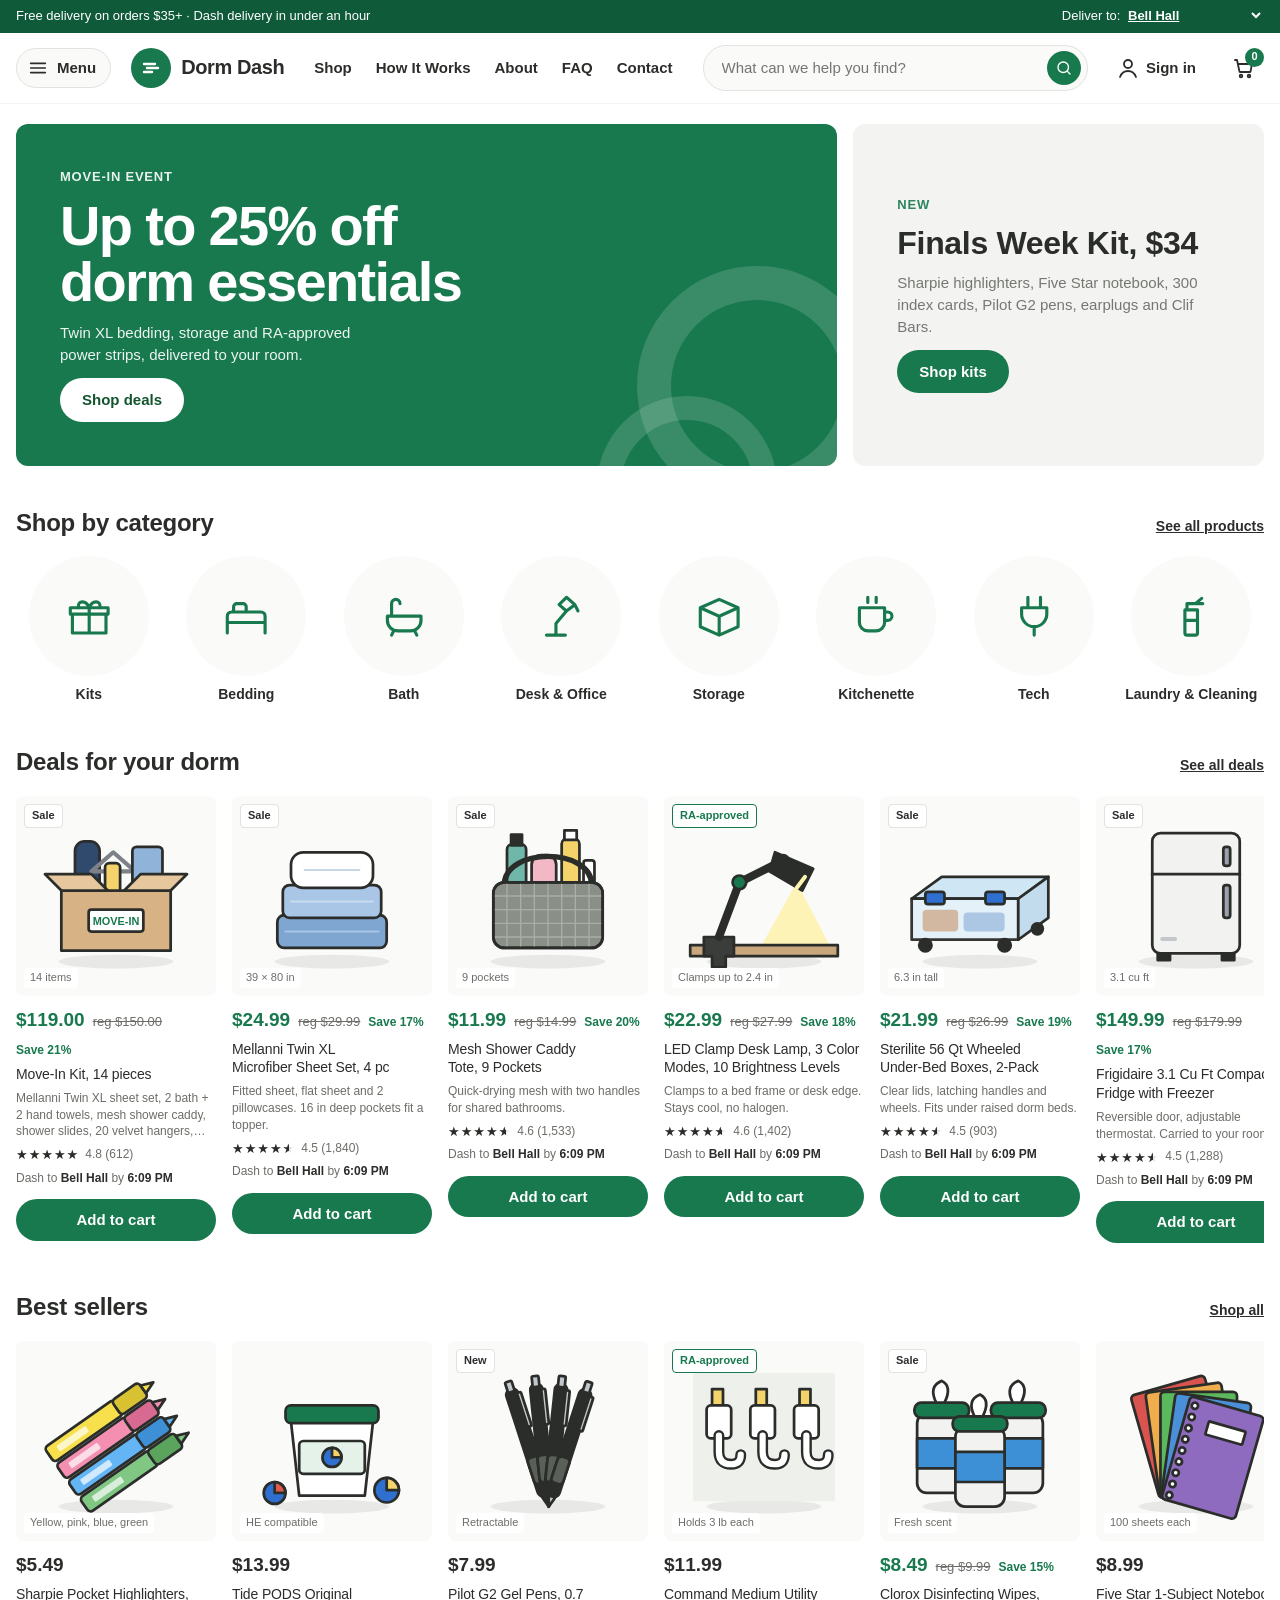
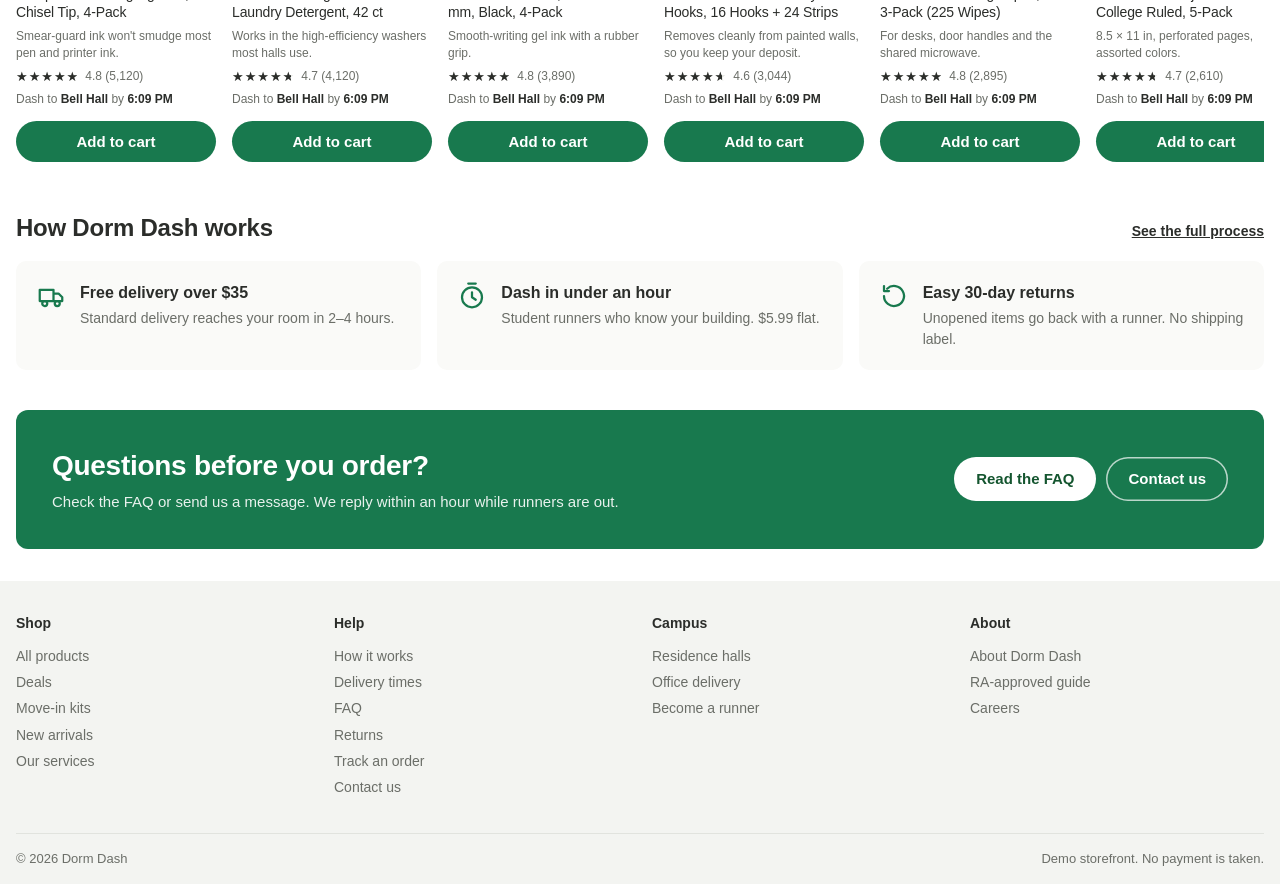
<file: index.html>
<!doctype html>
<html lang="en">
<head>
<meta charset="utf-8">
<meta name="viewport" content="width=device-width, initial-scale=1, viewport-fit=cover">
<title>Dorm Dash | Dorm essentials delivered on campus</title>
<meta name="description" content="Order dorm and office essentials and get them delivered to your residence hall, often in under an hour.">
<meta name="theme-color" content="#0F5A39">
<link rel="icon" href="data:image/svg+xml,%3Csvg xmlns='http://www.w3.org/2000/svg' viewBox='0 0 24 24'%3E%3Ccircle cx='12' cy='12' r='12' fill='%2318794E'/%3E%3Cpath d='M5 8h11M8 12h11M5 16h8' stroke='white' stroke-width='2.4' stroke-linecap='round'/%3E%3C/svg%3E">
<link rel="stylesheet" href="style.css?v=5">
</head>
<body data-page="home">

<div class="util">
  <div class="wrap">
    <span class="promo">Free delivery on orders $35+ · Dash delivery in under an hour</span>
    <span><label for="hall">Deliver to:</label> <select id="hall"></select></span>
  </div>
</div>

<header>
  <div class="wrap head">
    <button class="menu-btn" id="menuBtn" aria-label="Menu" aria-expanded="false" aria-controls="nav"><svg class="icon" viewBox="0 0 24 24" aria-hidden="true"><path d="M4 7h16M4 12h16M4 17h16"/></svg><span>Menu</span></button>
    <a class="logo" href="index.html" aria-label="Dorm Dash home">
      <span class="mark"><svg viewBox="0 0 24 24" fill="none" stroke="#fff" stroke-width="2.4" stroke-linecap="round" aria-hidden="true"><path d="M5 8h11M8 12h11M5 16h8"/></svg></span>
      <b>Dorm Dash</b>
    </a>
    <nav class="nav" id="nav" aria-label="Menu"><a href="index.html" aria-current="page"><svg class="icon" viewBox="0 0 24 24" aria-hidden="true"><path d="M3 11l9-7 9 7v9a1 1 0 0 1-1 1h-5v-6h-6v6H4a1 1 0 0 1-1-1z"/></svg><span><b>Home</b><small>Deals, best sellers and categories</small></span></a><a href="products.html"><svg class="icon" viewBox="0 0 24 24" aria-hidden="true"><rect x="3" y="3" width="7" height="7" rx="1.5"/><rect x="14" y="3" width="7" height="7" rx="1.5"/><rect x="3" y="14" width="7" height="7" rx="1.5"/><rect x="14" y="14" width="7" height="7" rx="1.5"/></svg><span><b>Shop</b><small>All products and our delivery services</small></span></a><a href="how-it-works.html"><svg class="icon" viewBox="0 0 24 24" aria-hidden="true"><path d="M3 7h11v9H3zM14 10h4l3 3v3h-7"/><circle cx="7" cy="18" r="2"/><circle cx="17" cy="18" r="2"/></svg><span><b>How It Works</b><small>Steps, delivery times and halls</small></span></a><a href="about.html"><svg class="icon" viewBox="0 0 24 24" aria-hidden="true"><circle cx="9" cy="8" r="3.5"/><path d="M2.5 20c.8-3.6 3.4-5.5 6.5-5.5s5.7 1.9 6.5 5.5"/><circle cx="17" cy="9" r="2.8"/><path d="M16 14.6c2.8-.2 5 1.4 5.6 4.4"/></svg><span><b>About</b><small>Our story, RA-approved guide and careers</small></span></a><a href="faq.html"><svg class="icon" viewBox="0 0 24 24" aria-hidden="true"><circle cx="12" cy="12" r="9"/><path d="M9.5 9.5a2.5 2.5 0 1 1 3.5 2.3c-.7.3-1 .9-1 1.7M12 17h.01"/></svg><span><b>FAQ</b><small>Answers about orders, delivery and returns</small></span></a><a href="contact.html"><svg class="icon" viewBox="0 0 24 24" aria-hidden="true"><path d="M4 5h16v11H9l-5 4z"/></svg><span><b>Contact</b><small>Message us, track or return an order</small></span></a></nav>
    <nav class="toplinks" aria-label="Main"><a href="products.html">Shop</a><a href="how-it-works.html">How It Works</a><a href="about.html">About</a><a href="faq.html">FAQ</a><a href="contact.html">Contact</a></nav>
    <form class="search" id="searchForm" role="search">
      <label for="q" class="sr">Search products</label>
      <input id="q" type="search" placeholder="What can we help you find?" autocomplete="off">
      <button aria-label="Search"><svg class="icon" style="width:18px;height:18px" viewBox="0 0 24 24" aria-hidden="true"><circle cx="11" cy="11" r="7"/><path d="m20 20-3.5-3.5"/></svg></button>
    </form>
    <button class="acct" id="acct"><svg class="icon" viewBox="0 0 24 24" aria-hidden="true"><circle cx="12" cy="8" r="4"/><path d="M4 21c1.5-4 4.5-6 8-6s6.5 2 8 6"/></svg><span id="acctLabel">Sign in</span></button>
    <button class="cart-btn" id="openCart" aria-label="Open cart"><svg class="icon" viewBox="0 0 24 24" aria-hidden="true"><path d="M3 4h2l2.4 11.2a1 1 0 0 0 1 .8h9.2a1 1 0 0 0 1-.8L20 8H6.2"/><circle cx="9" cy="20" r="1.3"/><circle cx="17" cy="20" r="1.3"/></svg><span class="count num" id="cartCount">0</span></button>
  </div>
</header>

<main class="wrap">
<section class="banners">
  <div class="ban main">
    <span class="kicker">Move-in event</span>
    <h1>Up to 25% off dorm essentials</h1>
    <p>Twin XL bedding, storage and RA-approved power strips, delivered to your room.</p>
    <a class="pill white" href="products.html?view=deals">Shop deals</a>
    <span class="deco" aria-hidden="true"></span><span class="deco two" aria-hidden="true"></span>
  </div>
  <div class="ban side">
    <span class="kicker" style="color:var(--green)">New</span>
    <h2>Finals Week Kit, $34</h2>
    <p style="color:var(--muted)">Sharpie highlighters, Five Star notebook, 300 index cards, Pilot G2 pens, earplugs and Clif Bars.</p>
    <a class="pill green" href="products.html?cat=kits">Shop kits</a>
  </div>
</section>

<section class="sec" id="cats">
  <div class="sec-head"><h2>Shop by category</h2><a href="products.html">See all products</a></div>
  <div class="circles" id="circles"></div>
</section>

<section class="sec" id="deals">
  <div class="sec-head"><h2>Deals for your dorm</h2><a href="products.html?view=deals">See all deals</a></div>
  <div class="rail" id="rail"></div>
</section>

<section class="sec">
  <div class="sec-head"><h2>Best sellers</h2><a href="products.html?sort=rating">Shop all</a></div>
  <div class="rail" id="best"></div>
</section>

<section class="sec">
  <div class="sec-head"><h2>How Dorm Dash works</h2><a href="how-it-works.html">See the full process</a></div>
  <div class="perks">
    <div class="perk"><svg class="icon" viewBox="0 0 24 24" aria-hidden="true"><path d="M3 7h11v9H3zM14 10h4l3 3v3h-7"/><circle cx="7" cy="18" r="2"/><circle cx="17" cy="18" r="2"/></svg><div><b>Free delivery over $35</b><span>Standard delivery reaches your room in 2–4 hours.</span></div></div>
    <div class="perk"><svg class="icon" viewBox="0 0 24 24" aria-hidden="true"><circle cx="12" cy="13" r="8"/><path d="M12 9v4l3 2M9 2h6"/></svg><div><b>Dash in under an hour</b><span>Student runners who know your building. $5.99 flat.</span></div></div>
    <div class="perk"><svg class="icon" viewBox="0 0 24 24" aria-hidden="true"><path d="M4 12a8 8 0 1 0 2.5-5.8M4 4v4h4"/></svg><div><b>Easy 30-day returns</b><span>Unopened items go back with a runner. No shipping label.</span></div></div>
  </div>
</section>

<section class="cta"><div><h2>Questions before you order?</h2><p>Check the FAQ or send us a message. We reply within an hour while runners are out.</p></div><div class="btns"><a class="pill white" href="faq.html">Read the FAQ</a><a class="pill outline-w" href="contact.html">Contact us</a></div></section>
</main>

<footer>
  <div class="wrap">
    <div class="fcols">
      <div><h4>Shop</h4><a href="products.html">All products</a><a href="products.html?view=deals">Deals</a><a href="products.html?cat=kits">Move-in kits</a><a href="products.html?view=new">New arrivals</a><a href="products.html#services">Our services</a></div>
      <div><h4>Help</h4><a href="how-it-works.html">How it works</a><a href="how-it-works.html#times">Delivery times</a><a href="faq.html">FAQ</a><a href="faq.html#returns">Returns</a><a href="contact.html#track">Track an order</a><a href="contact.html">Contact us</a></div>
      <div><h4>Campus</h4><a href="how-it-works.html#halls">Residence halls</a><a href="how-it-works.html#office">Office delivery</a><a href="about.html#careers">Become a runner</a></div>
      <div><h4>About</h4><a href="about.html">About Dorm Dash</a><a href="about.html#ra">RA-approved guide</a><a href="about.html#careers">Careers</a></div>
    </div>
    <div class="fbase"><span>© 2026 Dorm Dash</span><span>Demo storefront. No payment is taken.</span></div>
  </div>
</footer>

<div class="scrim" id="scrim"></div>
<div class="drawer-clip">
<aside class="drawer" id="drawer" aria-label="Cart" aria-hidden="true">
  <div class="d-head"><h2 id="dTitle">Cart</h2><button class="x" id="closeCart" aria-label="Close">×</button></div>
  <div class="d-body" id="dBody"></div>
  <div class="d-foot" id="dFoot"></div>
</aside>
</div>
<nav class="tabbar" aria-label="Quick links"><a class="tab" href="index.html" aria-current="page"><svg class="icon" viewBox="0 0 24 24" aria-hidden="true"><path d="M3 11l9-7 9 7v9a1 1 0 0 1-1 1h-5v-6h-6v6H4a1 1 0 0 1-1-1z"/></svg>Home</a><a class="tab" href="products.html"><svg class="icon" viewBox="0 0 24 24" aria-hidden="true"><rect x="3" y="3" width="7" height="7" rx="1.5"/><rect x="14" y="3" width="7" height="7" rx="1.5"/><rect x="3" y="14" width="7" height="7" rx="1.5"/><rect x="14" y="14" width="7" height="7" rx="1.5"/></svg>Shop</a><a class="tab" href="faq.html"><svg class="icon" viewBox="0 0 24 24" aria-hidden="true"><circle cx="12" cy="12" r="9"/><path d="M9.5 9.5a2.5 2.5 0 1 1 3.5 2.3c-.7.3-1 .9-1 1.7M12 17h.01"/></svg>Help</a><a class="tab" href="contact.html#track"><svg class="icon" viewBox="0 0 24 24" aria-hidden="true"><path d="M3 7h11v9H3zM14 10h4l3 3v3h-7"/><circle cx="7" cy="18" r="2"/><circle cx="17" cy="18" r="2"/></svg>Orders</a><button class="tab" id="tabCart" aria-label="Open cart"><svg class="icon" viewBox="0 0 24 24" aria-hidden="true"><path d="M3 4h2l2.4 11.2a1 1 0 0 0 1 .8h9.2a1 1 0 0 0 1-.8L20 8H6.2"/><circle cx="9" cy="20" r="1.3"/><circle cx="17" cy="20" r="1.3"/></svg>Cart<span class="count num" id="tabCount">0</span></button></nav>
<div class="toast" id="toast" role="status" aria-live="polite"></div>

<script src="app.js?v=5"></script>
</body>
</html>
</file>
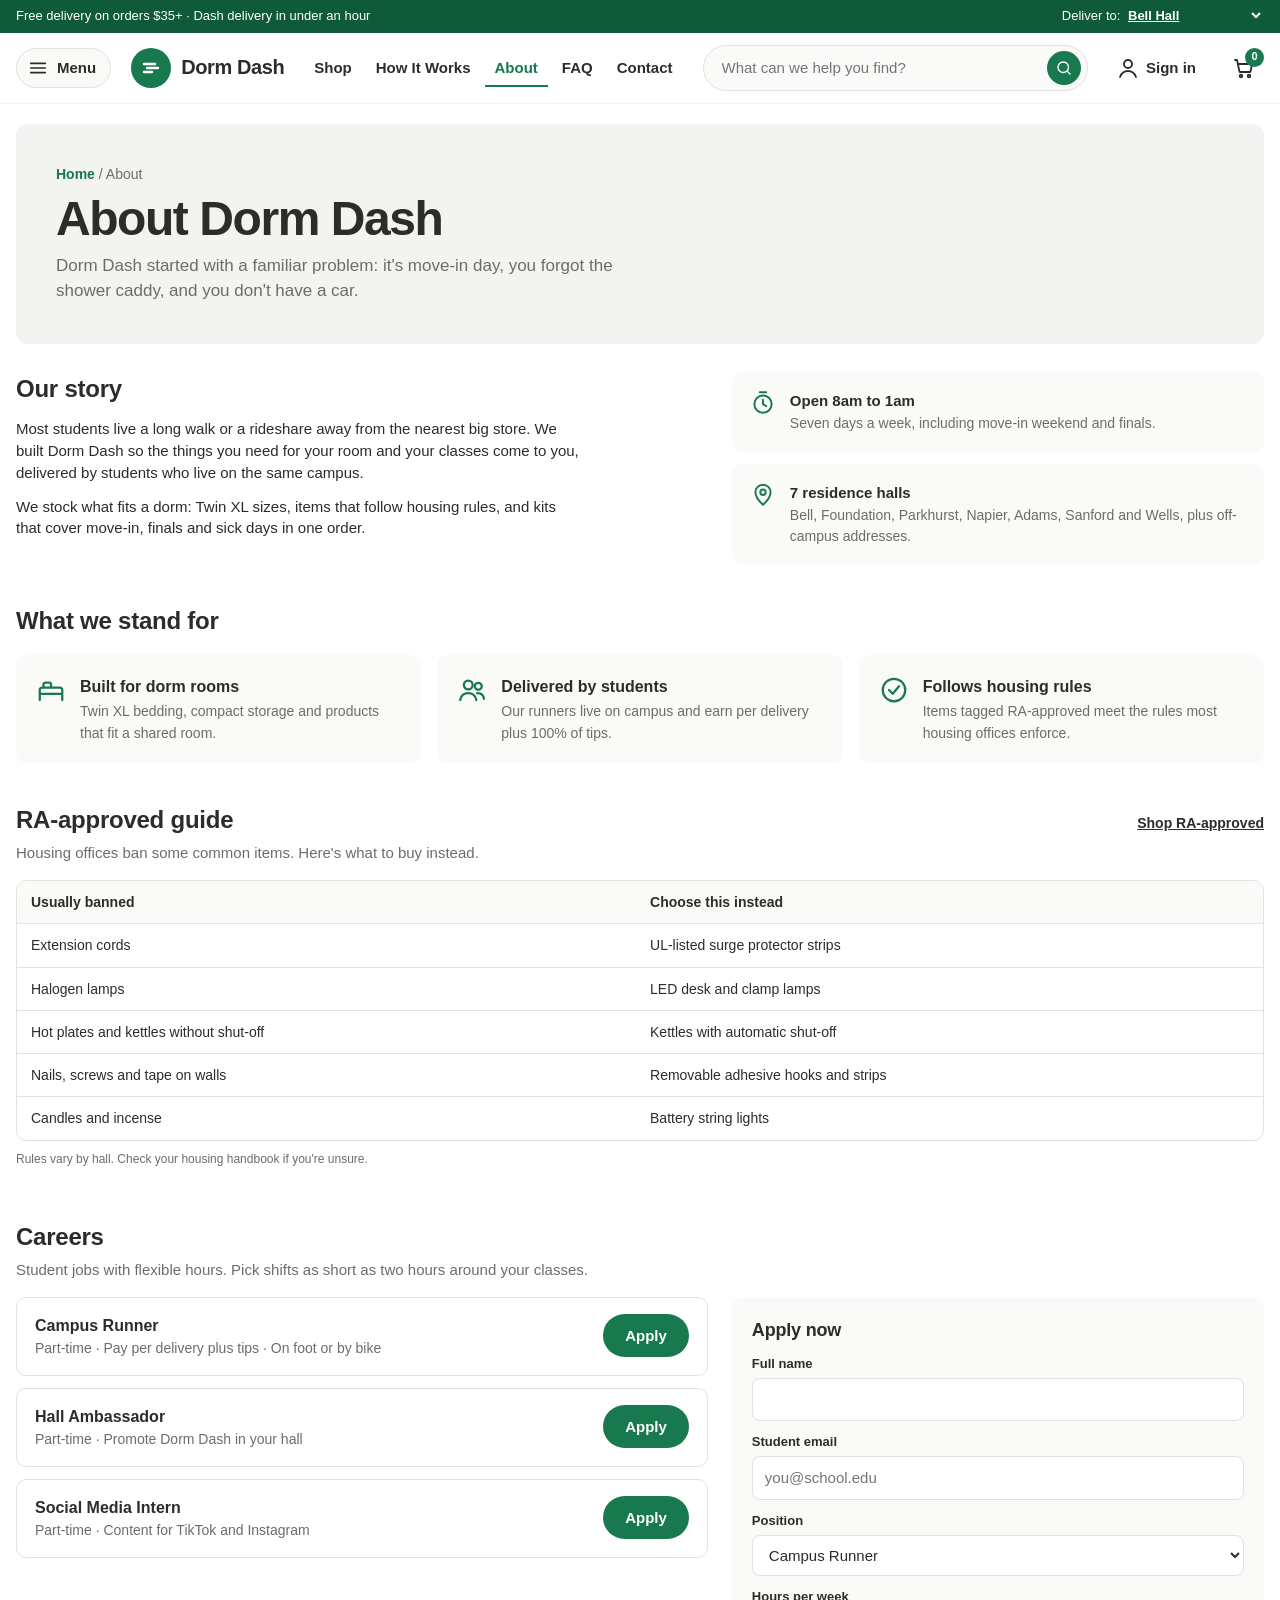
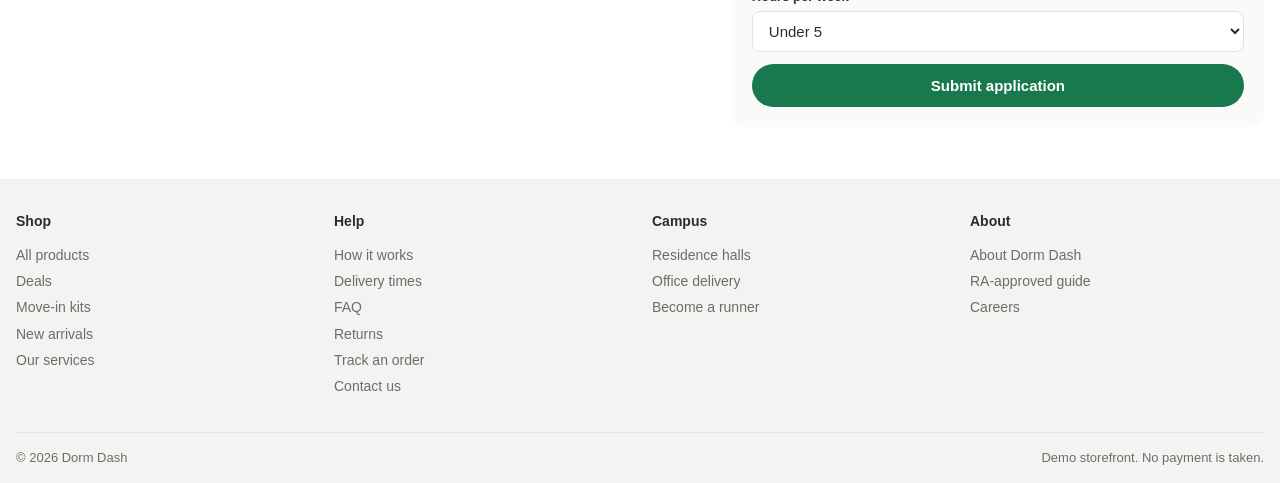
<file: about.html>
<!doctype html>
<html lang="en">
<head>
<meta charset="utf-8">
<meta name="viewport" content="width=device-width, initial-scale=1, viewport-fit=cover">
<title>About | Dorm Dash</title>
<meta name="description" content="Dorm Dash delivers dorm and office essentials to students, using student runners who live on campus.">
<meta name="theme-color" content="#0F5A39">
<link rel="icon" href="data:image/svg+xml,%3Csvg xmlns='http://www.w3.org/2000/svg' viewBox='0 0 24 24'%3E%3Ccircle cx='12' cy='12' r='12' fill='%2318794E'/%3E%3Cpath d='M5 8h11M8 12h11M5 16h8' stroke='white' stroke-width='2.4' stroke-linecap='round'/%3E%3C/svg%3E">
<link rel="stylesheet" href="style.css?v=5">
</head>
<body data-page="about">

<div class="util">
  <div class="wrap">
    <span class="promo">Free delivery on orders $35+ · Dash delivery in under an hour</span>
    <span><label for="hall">Deliver to:</label> <select id="hall"></select></span>
  </div>
</div>

<header>
  <div class="wrap head">
    <button class="menu-btn" id="menuBtn" aria-label="Menu" aria-expanded="false" aria-controls="nav"><svg class="icon" viewBox="0 0 24 24" aria-hidden="true"><path d="M4 7h16M4 12h16M4 17h16"/></svg><span>Menu</span></button>
    <a class="logo" href="index.html" aria-label="Dorm Dash home">
      <span class="mark"><svg viewBox="0 0 24 24" fill="none" stroke="#fff" stroke-width="2.4" stroke-linecap="round" aria-hidden="true"><path d="M5 8h11M8 12h11M5 16h8"/></svg></span>
      <b>Dorm Dash</b>
    </a>
    <nav class="nav" id="nav" aria-label="Menu"><a href="index.html"><svg class="icon" viewBox="0 0 24 24" aria-hidden="true"><path d="M3 11l9-7 9 7v9a1 1 0 0 1-1 1h-5v-6h-6v6H4a1 1 0 0 1-1-1z"/></svg><span><b>Home</b><small>Deals, best sellers and categories</small></span></a><a href="products.html"><svg class="icon" viewBox="0 0 24 24" aria-hidden="true"><rect x="3" y="3" width="7" height="7" rx="1.5"/><rect x="14" y="3" width="7" height="7" rx="1.5"/><rect x="3" y="14" width="7" height="7" rx="1.5"/><rect x="14" y="14" width="7" height="7" rx="1.5"/></svg><span><b>Shop</b><small>All products and our delivery services</small></span></a><a href="how-it-works.html"><svg class="icon" viewBox="0 0 24 24" aria-hidden="true"><path d="M3 7h11v9H3zM14 10h4l3 3v3h-7"/><circle cx="7" cy="18" r="2"/><circle cx="17" cy="18" r="2"/></svg><span><b>How It Works</b><small>Steps, delivery times and halls</small></span></a><a href="about.html" aria-current="page"><svg class="icon" viewBox="0 0 24 24" aria-hidden="true"><circle cx="9" cy="8" r="3.5"/><path d="M2.5 20c.8-3.6 3.4-5.5 6.5-5.5s5.7 1.9 6.5 5.5"/><circle cx="17" cy="9" r="2.8"/><path d="M16 14.6c2.8-.2 5 1.4 5.6 4.4"/></svg><span><b>About</b><small>Our story, RA-approved guide and careers</small></span></a><a href="faq.html"><svg class="icon" viewBox="0 0 24 24" aria-hidden="true"><circle cx="12" cy="12" r="9"/><path d="M9.5 9.5a2.5 2.5 0 1 1 3.5 2.3c-.7.3-1 .9-1 1.7M12 17h.01"/></svg><span><b>FAQ</b><small>Answers about orders, delivery and returns</small></span></a><a href="contact.html"><svg class="icon" viewBox="0 0 24 24" aria-hidden="true"><path d="M4 5h16v11H9l-5 4z"/></svg><span><b>Contact</b><small>Message us, track or return an order</small></span></a></nav>
    <nav class="toplinks" aria-label="Main"><a href="products.html">Shop</a><a href="how-it-works.html">How It Works</a><a href="about.html" aria-current="page">About</a><a href="faq.html">FAQ</a><a href="contact.html">Contact</a></nav>
    <form class="search" id="searchForm" role="search">
      <label for="q" class="sr">Search products</label>
      <input id="q" type="search" placeholder="What can we help you find?" autocomplete="off">
      <button aria-label="Search"><svg class="icon" style="width:18px;height:18px" viewBox="0 0 24 24" aria-hidden="true"><circle cx="11" cy="11" r="7"/><path d="m20 20-3.5-3.5"/></svg></button>
    </form>
    <button class="acct" id="acct"><svg class="icon" viewBox="0 0 24 24" aria-hidden="true"><circle cx="12" cy="8" r="4"/><path d="M4 21c1.5-4 4.5-6 8-6s6.5 2 8 6"/></svg><span id="acctLabel">Sign in</span></button>
    <button class="cart-btn" id="openCart" aria-label="Open cart"><svg class="icon" viewBox="0 0 24 24" aria-hidden="true"><path d="M3 4h2l2.4 11.2a1 1 0 0 0 1 .8h9.2a1 1 0 0 0 1-.8L20 8H6.2"/><circle cx="9" cy="20" r="1.3"/><circle cx="17" cy="20" r="1.3"/></svg><span class="count num" id="cartCount">0</span></button>
  </div>
</header>

<main class="wrap">
<section class="phero">
  <div class="crumb"><a href="index.html">Home</a> / About</div>
  <h1>About Dorm Dash</h1>
  <p class="lede">Dorm Dash started with a familiar problem: it's move-in day, you forgot the shower caddy, and you don't have a car.</p>
</section>

<section class="sec" id="story">
  <div class="split">
    <div class="prose">
      <h2 style="font-size:24px">Our story</h2>
      <p>Most students live a long walk or a rideshare away from the nearest big store. We built Dorm Dash so the things you need for your room and your classes come to you, delivered by students who live on the same campus.</p>
      <p>We stock what fits a dorm: Twin XL sizes, items that follow housing rules, and kits that cover move-in, finals and sick days in one order.</p>
    </div>
    <div class="stack">
      <div class="info"><svg class="icon" viewBox="0 0 24 24" aria-hidden="true"><circle cx="12" cy="13" r="8"/><path d="M12 9v4l3 2M9 2h6"/></svg><div><b>Open 8am to 1am</b><span>Seven days a week, including move-in weekend and finals.</span></div></div>
      <div class="info"><svg class="icon" viewBox="0 0 24 24" aria-hidden="true"><path d="M12 21s-7-6.2-7-11.5a7 7 0 0 1 14 0C19 14.8 12 21 12 21z"/><circle cx="12" cy="9.5" r="2.5"/></svg><div><b>7 residence halls</b><span>Bell, Foundation, Parkhurst, Napier, Adams, Sanford and Wells, plus off-campus addresses.</span></div></div>
    </div>
  </div>
</section>

<section class="sec">
  <div class="sec-head"><h2>What we stand for</h2></div>
  <div class="values">
    <div class="perk"><svg class="icon" viewBox="0 0 24 24" aria-hidden="true"><path d="M3 18v-6a2 2 0 0 1 2-2h14a2 2 0 0 1 2 2v6M3 15h18M3 18v2M21 18v2M6 10V7.5A1.5 1.5 0 0 1 7.5 6h3A1.5 1.5 0 0 1 12 7.5V10"/></svg><div><b>Built for dorm rooms</b><span>Twin XL bedding, compact storage and products that fit a shared room.</span></div></div>
    <div class="perk"><svg class="icon" viewBox="0 0 24 24" aria-hidden="true"><circle cx="9" cy="8" r="3.5"/><path d="M2.5 20c.8-3.6 3.4-5.5 6.5-5.5s5.7 1.9 6.5 5.5"/><circle cx="17" cy="9" r="2.8"/><path d="M16 14.6c2.8-.2 5 1.4 5.6 4.4"/></svg><div><b>Delivered by students</b><span>Our runners live on campus and earn per delivery plus 100% of tips.</span></div></div>
    <div class="perk"><svg class="icon" viewBox="0 0 24 24" aria-hidden="true"><circle cx="12" cy="12" r="9"/><path d="m8 12 3 3 5-6"/></svg><div><b>Follows housing rules</b><span>Items tagged RA-approved meet the rules most housing offices enforce.</span></div></div>
  </div>
</section>

<section class="sec" id="ra">
  <div class="sec-head"><div><h2>RA-approved guide</h2><p>Housing offices ban some common items. Here's what to buy instead.</p></div><a href="products.html?view=ra">Shop RA-approved</a></div>
  <div class="tbl"><table>
    <thead><tr><th>Usually banned</th><th>Choose this instead</th></tr></thead>
    <tbody>
      <tr><td>Extension cords</td><td>UL-listed surge protector strips</td></tr>
      <tr><td>Halogen lamps</td><td>LED desk and clamp lamps</td></tr>
      <tr><td>Hot plates and kettles without shut-off</td><td>Kettles with automatic shut-off</td></tr>
      <tr><td>Nails, screws and tape on walls</td><td>Removable adhesive hooks and strips</td></tr>
      <tr><td>Candles and incense</td><td>Battery string lights</td></tr>
    </tbody></table></div>
  <p class="note" style="margin-top:10px">Rules vary by hall. Check your housing handbook if you're unsure.</p>
</section>

<section class="sec" id="careers">
  <div class="sec-head"><div><h2>Careers</h2><p>Student jobs with flexible hours. Pick shifts as short as two hours around your classes.</p></div></div>
  <div class="split">
    <div class="roles">
      <div class="role"><div><b>Campus Runner</b><span>Part-time · Pay per delivery plus tips · On foot or by bike</span></div><button class="pill green" data-role="Campus Runner">Apply</button></div>
      <div class="role"><div><b>Hall Ambassador</b><span>Part-time · Promote Dorm Dash in your hall</span></div><button class="pill green" data-role="Hall Ambassador">Apply</button></div>
      <div class="role"><div><b>Social Media Intern</b><span>Part-time · Content for TikTok and Instagram</span></div><button class="pill green" data-role="Social Media Intern">Apply</button></div>
    </div>
    <form class="form panel demo" id="apply" novalidate data-ok="Application received. We'll email you about a quick interview within a few days.">
      <h3 style="font-size:18px">Apply now</h3>
      <div class="field"><label for="rName">Full name</label><input id="rName" required autocomplete="name"></div>
      <div class="field"><label for="rEmail">Student email</label><input id="rEmail" type="email" required placeholder="you@school.edu"></div>
      <div class="field"><label for="rRole">Position</label><select id="rRole"><option>Campus Runner</option><option>Hall Ambassador</option><option>Social Media Intern</option></select></div>
      <div class="field"><label for="rHours">Hours per week</label><select id="rHours"><option>Under 5</option><option>5–10</option><option>10–15</option><option>15+</option></select></div>
      <button class="pill green">Submit application</button>
      <div class="ok" role="status" hidden></div>
    </form>
  </div>
</section>
</main>

<footer>
  <div class="wrap">
    <div class="fcols">
      <div><h4>Shop</h4><a href="products.html">All products</a><a href="products.html?view=deals">Deals</a><a href="products.html?cat=kits">Move-in kits</a><a href="products.html?view=new">New arrivals</a><a href="products.html#services">Our services</a></div>
      <div><h4>Help</h4><a href="how-it-works.html">How it works</a><a href="how-it-works.html#times">Delivery times</a><a href="faq.html">FAQ</a><a href="faq.html#returns">Returns</a><a href="contact.html#track">Track an order</a><a href="contact.html">Contact us</a></div>
      <div><h4>Campus</h4><a href="how-it-works.html#halls">Residence halls</a><a href="how-it-works.html#office">Office delivery</a><a href="about.html#careers">Become a runner</a></div>
      <div><h4>About</h4><a href="about.html">About Dorm Dash</a><a href="about.html#ra">RA-approved guide</a><a href="about.html#careers">Careers</a></div>
    </div>
    <div class="fbase"><span>© 2026 Dorm Dash</span><span>Demo storefront. No payment is taken.</span></div>
  </div>
</footer>

<div class="scrim" id="scrim"></div>
<div class="drawer-clip">
<aside class="drawer" id="drawer" aria-label="Cart" aria-hidden="true">
  <div class="d-head"><h2 id="dTitle">Cart</h2><button class="x" id="closeCart" aria-label="Close">×</button></div>
  <div class="d-body" id="dBody"></div>
  <div class="d-foot" id="dFoot"></div>
</aside>
</div>
<nav class="tabbar" aria-label="Quick links"><a class="tab" href="index.html"><svg class="icon" viewBox="0 0 24 24" aria-hidden="true"><path d="M3 11l9-7 9 7v9a1 1 0 0 1-1 1h-5v-6h-6v6H4a1 1 0 0 1-1-1z"/></svg>Home</a><a class="tab" href="products.html"><svg class="icon" viewBox="0 0 24 24" aria-hidden="true"><rect x="3" y="3" width="7" height="7" rx="1.5"/><rect x="14" y="3" width="7" height="7" rx="1.5"/><rect x="3" y="14" width="7" height="7" rx="1.5"/><rect x="14" y="14" width="7" height="7" rx="1.5"/></svg>Shop</a><a class="tab" href="faq.html"><svg class="icon" viewBox="0 0 24 24" aria-hidden="true"><circle cx="12" cy="12" r="9"/><path d="M9.5 9.5a2.5 2.5 0 1 1 3.5 2.3c-.7.3-1 .9-1 1.7M12 17h.01"/></svg>Help</a><a class="tab" href="contact.html#track"><svg class="icon" viewBox="0 0 24 24" aria-hidden="true"><path d="M3 7h11v9H3zM14 10h4l3 3v3h-7"/><circle cx="7" cy="18" r="2"/><circle cx="17" cy="18" r="2"/></svg>Orders</a><button class="tab" id="tabCart" aria-label="Open cart"><svg class="icon" viewBox="0 0 24 24" aria-hidden="true"><path d="M3 4h2l2.4 11.2a1 1 0 0 0 1 .8h9.2a1 1 0 0 0 1-.8L20 8H6.2"/><circle cx="9" cy="20" r="1.3"/><circle cx="17" cy="20" r="1.3"/></svg>Cart<span class="count num" id="tabCount">0</span></button></nav>
<div class="toast" id="toast" role="status" aria-live="polite"></div>

<script src="app.js?v=5"></script>
</body>
</html>
</file>
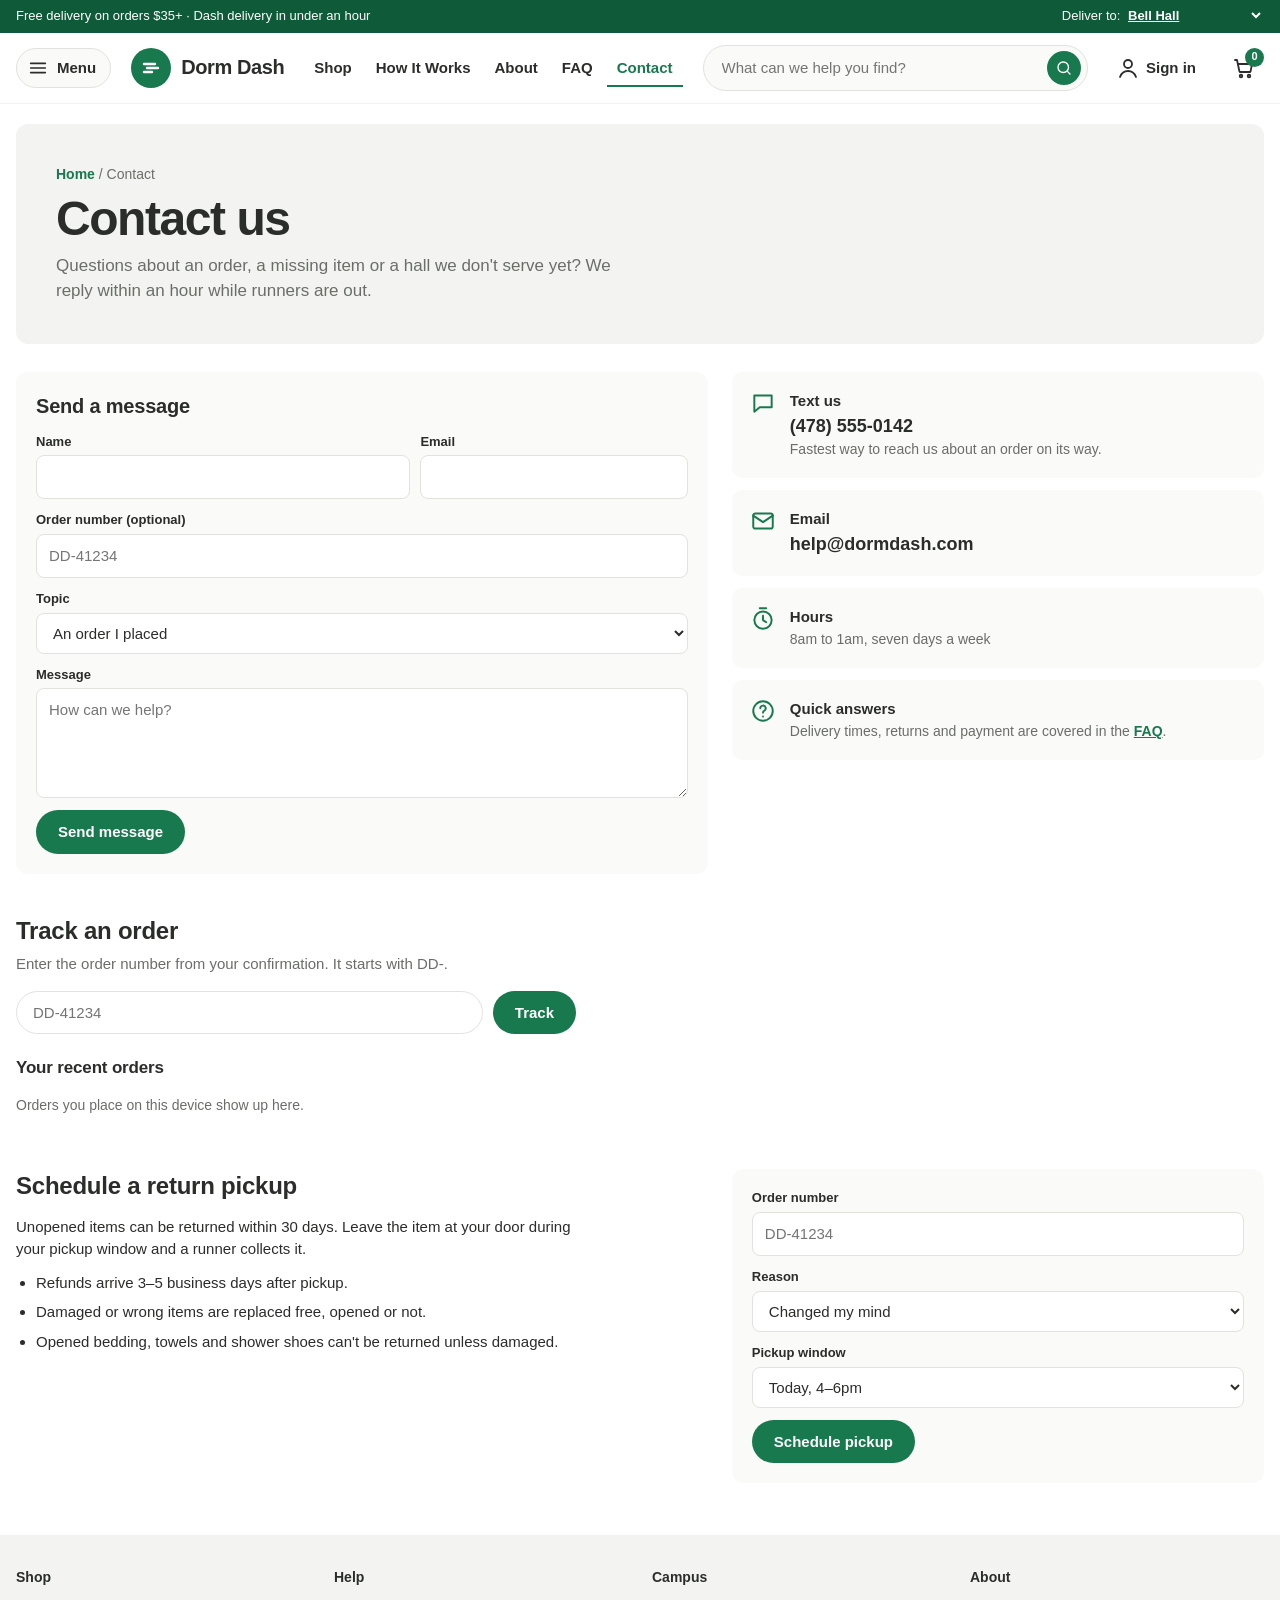
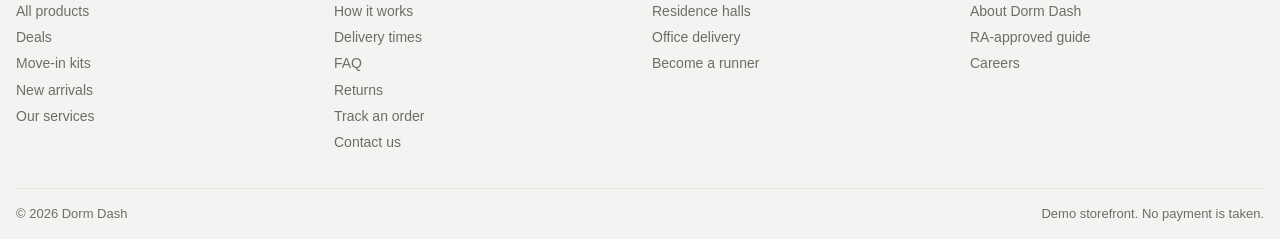
<file: contact.html>
<!doctype html>
<html lang="en">
<head>
<meta charset="utf-8">
<meta name="viewport" content="width=device-width, initial-scale=1, viewport-fit=cover">
<title>Contact | Dorm Dash</title>
<meta name="description" content="Contact Dorm Dash, track an order or schedule a free return pickup.">
<meta name="theme-color" content="#0F5A39">
<link rel="icon" href="data:image/svg+xml,%3Csvg xmlns='http://www.w3.org/2000/svg' viewBox='0 0 24 24'%3E%3Ccircle cx='12' cy='12' r='12' fill='%2318794E'/%3E%3Cpath d='M5 8h11M8 12h11M5 16h8' stroke='white' stroke-width='2.4' stroke-linecap='round'/%3E%3C/svg%3E">
<link rel="stylesheet" href="style.css?v=5">
</head>
<body data-page="contact">

<div class="util">
  <div class="wrap">
    <span class="promo">Free delivery on orders $35+ · Dash delivery in under an hour</span>
    <span><label for="hall">Deliver to:</label> <select id="hall"></select></span>
  </div>
</div>

<header>
  <div class="wrap head">
    <button class="menu-btn" id="menuBtn" aria-label="Menu" aria-expanded="false" aria-controls="nav"><svg class="icon" viewBox="0 0 24 24" aria-hidden="true"><path d="M4 7h16M4 12h16M4 17h16"/></svg><span>Menu</span></button>
    <a class="logo" href="index.html" aria-label="Dorm Dash home">
      <span class="mark"><svg viewBox="0 0 24 24" fill="none" stroke="#fff" stroke-width="2.4" stroke-linecap="round" aria-hidden="true"><path d="M5 8h11M8 12h11M5 16h8"/></svg></span>
      <b>Dorm Dash</b>
    </a>
    <nav class="nav" id="nav" aria-label="Menu"><a href="index.html"><svg class="icon" viewBox="0 0 24 24" aria-hidden="true"><path d="M3 11l9-7 9 7v9a1 1 0 0 1-1 1h-5v-6h-6v6H4a1 1 0 0 1-1-1z"/></svg><span><b>Home</b><small>Deals, best sellers and categories</small></span></a><a href="products.html"><svg class="icon" viewBox="0 0 24 24" aria-hidden="true"><rect x="3" y="3" width="7" height="7" rx="1.5"/><rect x="14" y="3" width="7" height="7" rx="1.5"/><rect x="3" y="14" width="7" height="7" rx="1.5"/><rect x="14" y="14" width="7" height="7" rx="1.5"/></svg><span><b>Shop</b><small>All products and our delivery services</small></span></a><a href="how-it-works.html"><svg class="icon" viewBox="0 0 24 24" aria-hidden="true"><path d="M3 7h11v9H3zM14 10h4l3 3v3h-7"/><circle cx="7" cy="18" r="2"/><circle cx="17" cy="18" r="2"/></svg><span><b>How It Works</b><small>Steps, delivery times and halls</small></span></a><a href="about.html"><svg class="icon" viewBox="0 0 24 24" aria-hidden="true"><circle cx="9" cy="8" r="3.5"/><path d="M2.5 20c.8-3.6 3.4-5.5 6.5-5.5s5.7 1.9 6.5 5.5"/><circle cx="17" cy="9" r="2.8"/><path d="M16 14.6c2.8-.2 5 1.4 5.6 4.4"/></svg><span><b>About</b><small>Our story, RA-approved guide and careers</small></span></a><a href="faq.html"><svg class="icon" viewBox="0 0 24 24" aria-hidden="true"><circle cx="12" cy="12" r="9"/><path d="M9.5 9.5a2.5 2.5 0 1 1 3.5 2.3c-.7.3-1 .9-1 1.7M12 17h.01"/></svg><span><b>FAQ</b><small>Answers about orders, delivery and returns</small></span></a><a href="contact.html" aria-current="page"><svg class="icon" viewBox="0 0 24 24" aria-hidden="true"><path d="M4 5h16v11H9l-5 4z"/></svg><span><b>Contact</b><small>Message us, track or return an order</small></span></a></nav>
    <nav class="toplinks" aria-label="Main"><a href="products.html">Shop</a><a href="how-it-works.html">How It Works</a><a href="about.html">About</a><a href="faq.html">FAQ</a><a href="contact.html" aria-current="page">Contact</a></nav>
    <form class="search" id="searchForm" role="search">
      <label for="q" class="sr">Search products</label>
      <input id="q" type="search" placeholder="What can we help you find?" autocomplete="off">
      <button aria-label="Search"><svg class="icon" style="width:18px;height:18px" viewBox="0 0 24 24" aria-hidden="true"><circle cx="11" cy="11" r="7"/><path d="m20 20-3.5-3.5"/></svg></button>
    </form>
    <button class="acct" id="acct"><svg class="icon" viewBox="0 0 24 24" aria-hidden="true"><circle cx="12" cy="8" r="4"/><path d="M4 21c1.5-4 4.5-6 8-6s6.5 2 8 6"/></svg><span id="acctLabel">Sign in</span></button>
    <button class="cart-btn" id="openCart" aria-label="Open cart"><svg class="icon" viewBox="0 0 24 24" aria-hidden="true"><path d="M3 4h2l2.4 11.2a1 1 0 0 0 1 .8h9.2a1 1 0 0 0 1-.8L20 8H6.2"/><circle cx="9" cy="20" r="1.3"/><circle cx="17" cy="20" r="1.3"/></svg><span class="count num" id="cartCount">0</span></button>
  </div>
</header>

<main class="wrap">
<section class="phero">
  <div class="crumb"><a href="index.html">Home</a> / Contact</div>
  <h1>Contact us</h1>
  <p class="lede">Questions about an order, a missing item or a hall we don't serve yet? We reply within an hour while runners are out.</p>
</section>

<section class="sec">
  <div class="split">
    <form class="form panel demo" novalidate data-ok="Message sent. We'll reply to your email within an hour.">
      <h2 style="font-size:20px">Send a message</h2>
      <div class="row2">
        <div class="field"><label for="cName">Name</label><input id="cName" required autocomplete="name"></div>
        <div class="field"><label for="cEmail">Email</label><input id="cEmail" type="email" required autocomplete="email"></div>
      </div>
      <div class="field"><label for="cOrder">Order number (optional)</label><input id="cOrder" placeholder="DD-41234"></div>
      <div class="field"><label for="cTopic">Topic</label><select id="cTopic"><option>An order I placed</option><option>Returns</option><option>Delivery to my hall</option><option>Product question</option><option>Something else</option></select></div>
      <div class="field"><label for="cMsg">Message</label><textarea id="cMsg" required placeholder="How can we help?"></textarea></div>
      <div><button class="pill green">Send message</button></div>
      <div class="ok" role="status" hidden></div>
    </form>
    <div class="stack">
      <div class="info"><svg class="icon" viewBox="0 0 24 24" aria-hidden="true"><path d="M4 5h16v11H9l-5 4z"/></svg><div><b>Text us</b><span class="big num">(478) 555-0142</span><span>Fastest way to reach us about an order on its way.</span></div></div>
      <div class="info"><svg class="icon" viewBox="0 0 24 24" aria-hidden="true"><rect x="3" y="5" width="18" height="14" rx="2"/><path d="m3 7 9 6 9-6"/></svg><div><b>Email</b><span class="big">help@dormdash.com</span></div></div>
      <div class="info"><svg class="icon" viewBox="0 0 24 24" aria-hidden="true"><circle cx="12" cy="13" r="8"/><path d="M12 9v4l3 2M9 2h6"/></svg><div><b>Hours</b><span>8am to 1am, seven days a week</span></div></div>
      <div class="info"><svg class="icon" viewBox="0 0 24 24" aria-hidden="true"><circle cx="12" cy="12" r="9"/><path d="M9.5 9.5a2.5 2.5 0 1 1 3.5 2.3c-.7.3-1 .9-1 1.7M12 17h.01"/></svg><div><b>Quick answers</b><span>Delivery times, returns and payment are covered in the <a href="faq.html" style="color:var(--green);font-weight:600">FAQ</a>.</span></div></div>
    </div>
  </div>
</section>

<section class="sec" id="track">
  <div class="sec-head"><div><h2>Track an order</h2><p>Enter the order number from your confirmation. It starts with DD-.</p></div></div>
  <form class="inline" id="trackForm" novalidate style="max-width:560px">
    <label for="trackNo" class="sr">Order number</label>
    <input id="trackNo" placeholder="DD-41234">
    <button class="pill green">Track</button>
  </form>
  <div id="trackResult" role="status" style="max-width:720px"></div>
  <h3 style="font-size:17px;margin:22px 0 0">Your recent orders</h3>
  <div id="recentOrders" style="max-width:720px"></div>
</section>

<section class="sec" id="return-pickup">
  <div class="split">
    <div class="prose">
      <h2 style="font-size:24px">Schedule a return pickup</h2>
      <p>Unopened items can be returned within 30 days. Leave the item at your door during your pickup window and a runner collects it.</p>
      <ul>
        <li>Refunds arrive 3–5 business days after pickup.</li>
        <li>Damaged or wrong items are replaced free, opened or not.</li>
        <li>Opened bedding, towels and shower shoes can't be returned unless damaged.</li>
      </ul>
    </div>
    <form class="form panel demo" novalidate data-ok="Pickup scheduled. Leave the item at your door and we'll text you when the runner has it.">
      <div class="field"><label for="retNo">Order number</label><input id="retNo" placeholder="DD-41234" required></div>
      <div class="field"><label for="retWhy">Reason</label><select id="retWhy"><option>Changed my mind</option><option>Wrong size or fit</option><option>Arrived damaged</option><option>Wrong item sent</option></select></div>
      <div class="field"><label for="retWhen">Pickup window</label><select id="retWhen"><option>Today, 4–6pm</option><option>Today, 8–10pm</option><option>Tomorrow, 10am–12pm</option><option>Tomorrow, 2–4pm</option></select></div>
      <div><button class="pill green">Schedule pickup</button></div>
      <div class="ok" role="status" hidden></div>
    </form>
  </div>
</section>
</main>

<footer>
  <div class="wrap">
    <div class="fcols">
      <div><h4>Shop</h4><a href="products.html">All products</a><a href="products.html?view=deals">Deals</a><a href="products.html?cat=kits">Move-in kits</a><a href="products.html?view=new">New arrivals</a><a href="products.html#services">Our services</a></div>
      <div><h4>Help</h4><a href="how-it-works.html">How it works</a><a href="how-it-works.html#times">Delivery times</a><a href="faq.html">FAQ</a><a href="faq.html#returns">Returns</a><a href="contact.html#track">Track an order</a><a href="contact.html">Contact us</a></div>
      <div><h4>Campus</h4><a href="how-it-works.html#halls">Residence halls</a><a href="how-it-works.html#office">Office delivery</a><a href="about.html#careers">Become a runner</a></div>
      <div><h4>About</h4><a href="about.html">About Dorm Dash</a><a href="about.html#ra">RA-approved guide</a><a href="about.html#careers">Careers</a></div>
    </div>
    <div class="fbase"><span>© 2026 Dorm Dash</span><span>Demo storefront. No payment is taken.</span></div>
  </div>
</footer>

<div class="scrim" id="scrim"></div>
<div class="drawer-clip">
<aside class="drawer" id="drawer" aria-label="Cart" aria-hidden="true">
  <div class="d-head"><h2 id="dTitle">Cart</h2><button class="x" id="closeCart" aria-label="Close">×</button></div>
  <div class="d-body" id="dBody"></div>
  <div class="d-foot" id="dFoot"></div>
</aside>
</div>
<nav class="tabbar" aria-label="Quick links"><a class="tab" href="index.html"><svg class="icon" viewBox="0 0 24 24" aria-hidden="true"><path d="M3 11l9-7 9 7v9a1 1 0 0 1-1 1h-5v-6h-6v6H4a1 1 0 0 1-1-1z"/></svg>Home</a><a class="tab" href="products.html"><svg class="icon" viewBox="0 0 24 24" aria-hidden="true"><rect x="3" y="3" width="7" height="7" rx="1.5"/><rect x="14" y="3" width="7" height="7" rx="1.5"/><rect x="3" y="14" width="7" height="7" rx="1.5"/><rect x="14" y="14" width="7" height="7" rx="1.5"/></svg>Shop</a><a class="tab" href="faq.html"><svg class="icon" viewBox="0 0 24 24" aria-hidden="true"><circle cx="12" cy="12" r="9"/><path d="M9.5 9.5a2.5 2.5 0 1 1 3.5 2.3c-.7.3-1 .9-1 1.7M12 17h.01"/></svg>Help</a><a class="tab" href="contact.html#track"><svg class="icon" viewBox="0 0 24 24" aria-hidden="true"><path d="M3 7h11v9H3zM14 10h4l3 3v3h-7"/><circle cx="7" cy="18" r="2"/><circle cx="17" cy="18" r="2"/></svg>Orders</a><button class="tab" id="tabCart" aria-label="Open cart"><svg class="icon" viewBox="0 0 24 24" aria-hidden="true"><path d="M3 4h2l2.4 11.2a1 1 0 0 0 1 .8h9.2a1 1 0 0 0 1-.8L20 8H6.2"/><circle cx="9" cy="20" r="1.3"/><circle cx="17" cy="20" r="1.3"/></svg>Cart<span class="count num" id="tabCount">0</span></button></nav>
<div class="toast" id="toast" role="status" aria-live="polite"></div>

<script src="app.js?v=5"></script>
</body>
</html>
</file>
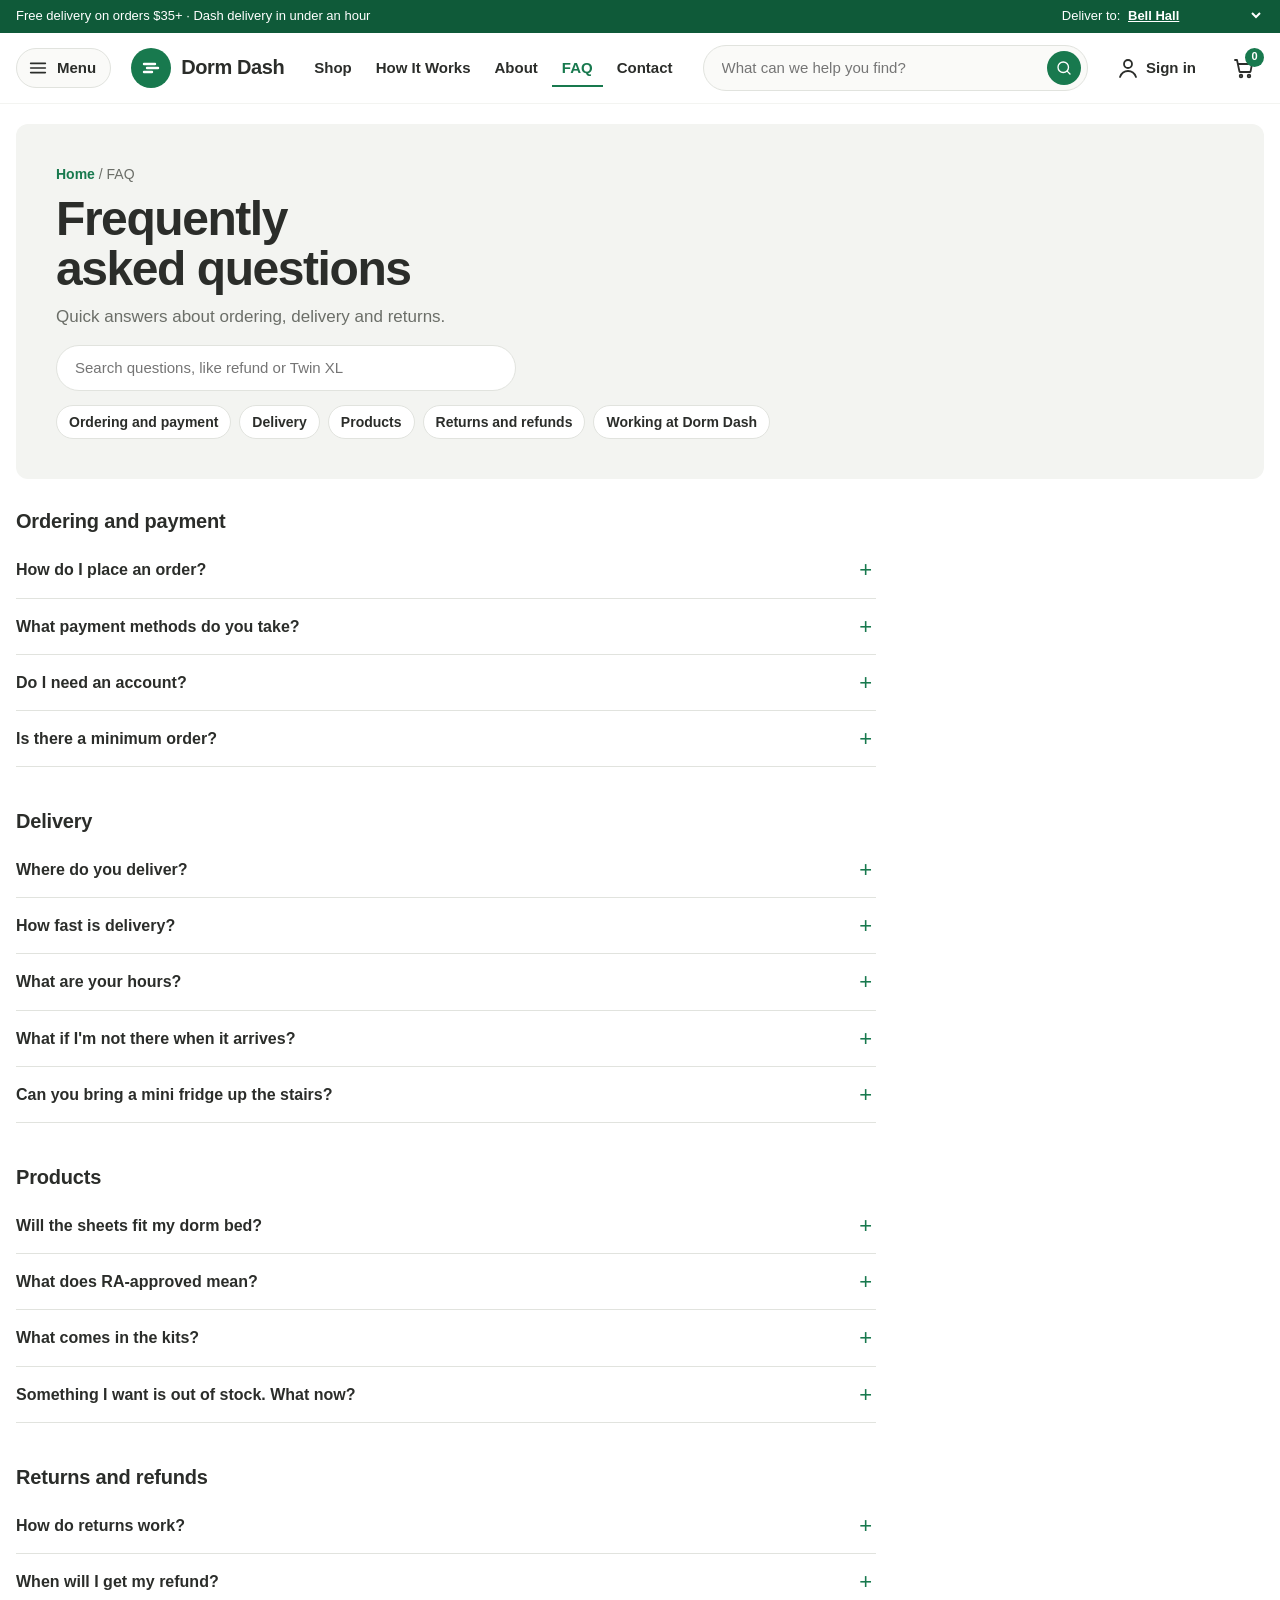
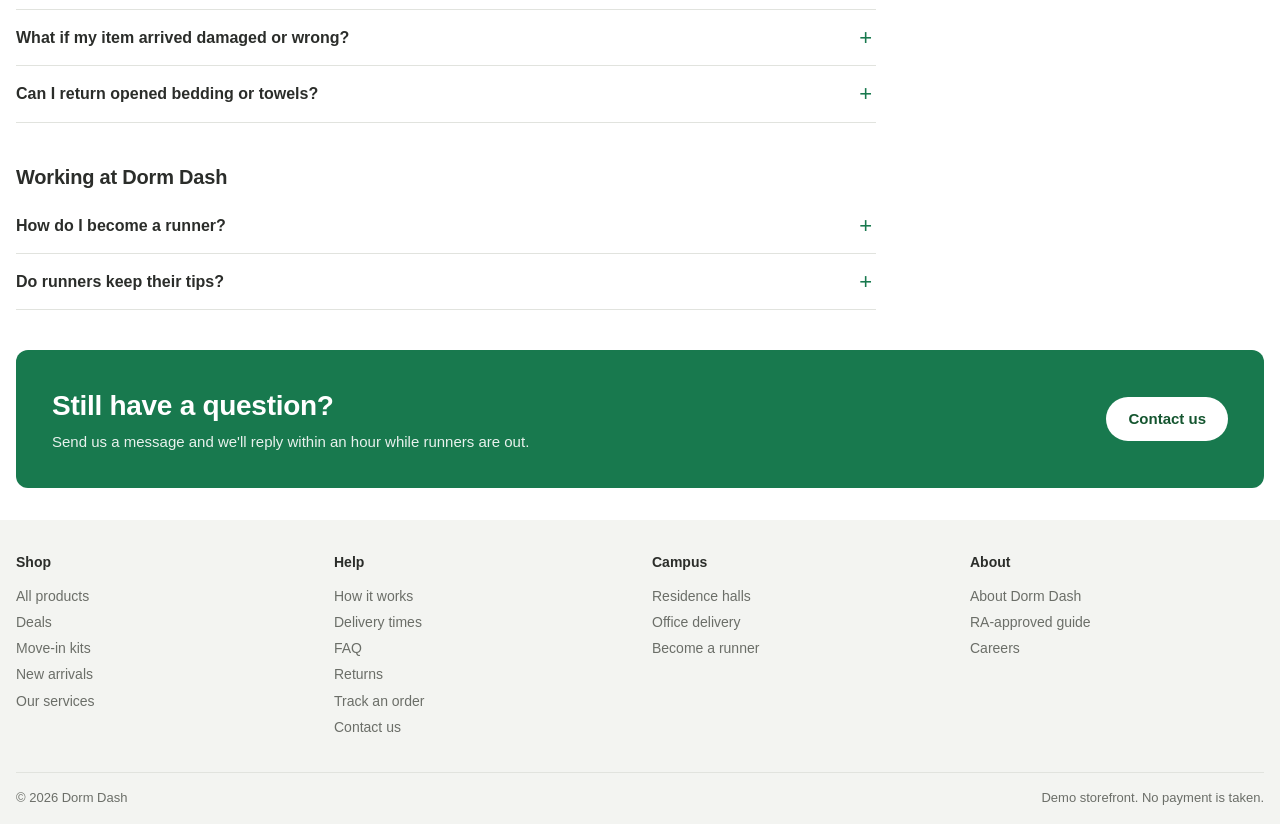
<file: faq.html>
<!doctype html>
<html lang="en">
<head>
<meta charset="utf-8">
<meta name="viewport" content="width=device-width, initial-scale=1, viewport-fit=cover">
<title>FAQ | Dorm Dash</title>
<meta name="description" content="Answers about Dorm Dash ordering, payment, delivery times, products, returns and runner jobs.">
<meta name="theme-color" content="#0F5A39">
<link rel="icon" href="data:image/svg+xml,%3Csvg xmlns='http://www.w3.org/2000/svg' viewBox='0 0 24 24'%3E%3Ccircle cx='12' cy='12' r='12' fill='%2318794E'/%3E%3Cpath d='M5 8h11M8 12h11M5 16h8' stroke='white' stroke-width='2.4' stroke-linecap='round'/%3E%3C/svg%3E">
<link rel="stylesheet" href="style.css?v=5">
</head>
<body data-page="faq">

<div class="util">
  <div class="wrap">
    <span class="promo">Free delivery on orders $35+ · Dash delivery in under an hour</span>
    <span><label for="hall">Deliver to:</label> <select id="hall"></select></span>
  </div>
</div>

<header>
  <div class="wrap head">
    <button class="menu-btn" id="menuBtn" aria-label="Menu" aria-expanded="false" aria-controls="nav"><svg class="icon" viewBox="0 0 24 24" aria-hidden="true"><path d="M4 7h16M4 12h16M4 17h16"/></svg><span>Menu</span></button>
    <a class="logo" href="index.html" aria-label="Dorm Dash home">
      <span class="mark"><svg viewBox="0 0 24 24" fill="none" stroke="#fff" stroke-width="2.4" stroke-linecap="round" aria-hidden="true"><path d="M5 8h11M8 12h11M5 16h8"/></svg></span>
      <b>Dorm Dash</b>
    </a>
    <nav class="nav" id="nav" aria-label="Menu"><a href="index.html"><svg class="icon" viewBox="0 0 24 24" aria-hidden="true"><path d="M3 11l9-7 9 7v9a1 1 0 0 1-1 1h-5v-6h-6v6H4a1 1 0 0 1-1-1z"/></svg><span><b>Home</b><small>Deals, best sellers and categories</small></span></a><a href="products.html"><svg class="icon" viewBox="0 0 24 24" aria-hidden="true"><rect x="3" y="3" width="7" height="7" rx="1.5"/><rect x="14" y="3" width="7" height="7" rx="1.5"/><rect x="3" y="14" width="7" height="7" rx="1.5"/><rect x="14" y="14" width="7" height="7" rx="1.5"/></svg><span><b>Shop</b><small>All products and our delivery services</small></span></a><a href="how-it-works.html"><svg class="icon" viewBox="0 0 24 24" aria-hidden="true"><path d="M3 7h11v9H3zM14 10h4l3 3v3h-7"/><circle cx="7" cy="18" r="2"/><circle cx="17" cy="18" r="2"/></svg><span><b>How It Works</b><small>Steps, delivery times and halls</small></span></a><a href="about.html"><svg class="icon" viewBox="0 0 24 24" aria-hidden="true"><circle cx="9" cy="8" r="3.5"/><path d="M2.5 20c.8-3.6 3.4-5.5 6.5-5.5s5.7 1.9 6.5 5.5"/><circle cx="17" cy="9" r="2.8"/><path d="M16 14.6c2.8-.2 5 1.4 5.6 4.4"/></svg><span><b>About</b><small>Our story, RA-approved guide and careers</small></span></a><a href="faq.html" aria-current="page"><svg class="icon" viewBox="0 0 24 24" aria-hidden="true"><circle cx="12" cy="12" r="9"/><path d="M9.5 9.5a2.5 2.5 0 1 1 3.5 2.3c-.7.3-1 .9-1 1.7M12 17h.01"/></svg><span><b>FAQ</b><small>Answers about orders, delivery and returns</small></span></a><a href="contact.html"><svg class="icon" viewBox="0 0 24 24" aria-hidden="true"><path d="M4 5h16v11H9l-5 4z"/></svg><span><b>Contact</b><small>Message us, track or return an order</small></span></a></nav>
    <nav class="toplinks" aria-label="Main"><a href="products.html">Shop</a><a href="how-it-works.html">How It Works</a><a href="about.html">About</a><a href="faq.html" aria-current="page">FAQ</a><a href="contact.html">Contact</a></nav>
    <form class="search" id="searchForm" role="search">
      <label for="q" class="sr">Search products</label>
      <input id="q" type="search" placeholder="What can we help you find?" autocomplete="off">
      <button aria-label="Search"><svg class="icon" style="width:18px;height:18px" viewBox="0 0 24 24" aria-hidden="true"><circle cx="11" cy="11" r="7"/><path d="m20 20-3.5-3.5"/></svg></button>
    </form>
    <button class="acct" id="acct"><svg class="icon" viewBox="0 0 24 24" aria-hidden="true"><circle cx="12" cy="8" r="4"/><path d="M4 21c1.5-4 4.5-6 8-6s6.5 2 8 6"/></svg><span id="acctLabel">Sign in</span></button>
    <button class="cart-btn" id="openCart" aria-label="Open cart"><svg class="icon" viewBox="0 0 24 24" aria-hidden="true"><path d="M3 4h2l2.4 11.2a1 1 0 0 0 1 .8h9.2a1 1 0 0 0 1-.8L20 8H6.2"/><circle cx="9" cy="20" r="1.3"/><circle cx="17" cy="20" r="1.3"/></svg><span class="count num" id="cartCount">0</span></button>
  </div>
</header>

<main class="wrap">
<section class="phero">
  <div class="crumb"><a href="index.html">Home</a> / FAQ</div>
  <h1>Frequently asked questions</h1>
  <p class="lede">Quick answers about ordering, delivery and returns.</p><div class="faq-tools"><label for="faqSearch" class="sr">Search questions</label><input id="faqSearch" type="search" placeholder="Search questions, like refund or Twin XL" autocomplete="off"></div><div class="jump"><a href="#ordering">Ordering and payment</a><a href="#delivery">Delivery</a><a href="#products">Products</a><a href="#returns">Returns and refunds</a><a href="#jobs">Working at Dorm Dash</a></div>
</section>
<section class="sec faq-group" id="ordering"><h2>Ordering and payment</h2><details class="faq-item"><summary>How do I place an order?</summary><p>Choose your hall at the top of the page, add items to your cart, then tap the cart and check out. You'll get an order number right away.</p></details><details class="faq-item"><summary>What payment methods do you take?</summary><p>Credit or debit card, your campus card, or pay at the door when your runner arrives.</p></details><details class="faq-item"><summary>Do I need an account?</summary><p>No. Signing in just saves your hall and makes checkout faster.</p></details><details class="faq-item"><summary>Is there a minimum order?</summary><p>No minimum. Standard delivery is $3.99 and free once your order reaches $35.</p></details></section>
<section class="sec faq-group" id="delivery"><h2>Delivery</h2><details class="faq-item"><summary>Where do you deliver?</summary><p>Bell, Foundation, Parkhurst, Napier, Adams, Sanford and Wells halls, plus campus offices, the library and nearby off-campus addresses. See <a href="how-it-works.html#halls">all locations</a>.</p></details><details class="faq-item"><summary>How fast is delivery?</summary><p>Standard delivery arrives in 2–4 hours. Dash delivery arrives in under an hour on campus and in about 55 minutes off campus.</p></details><details class="faq-item"><summary>What are your hours?</summary><p>8am to 1am, seven days a week. Orders placed after 1am go out at 8am.</p></details><details class="faq-item"><summary>What if I'm not there when it arrives?</summary><p>Your runner texts you and waits 5 minutes, then leaves the order at your door if your hall allows it. Otherwise we bring it back and redeliver once for free.</p></details><details class="faq-item"><summary>Can you bring a mini fridge up the stairs?</summary><p>Yes. Large items are carried to your door at no extra charge, even without an elevator.</p></details></section>
<section class="sec faq-group" id="products"><h2>Products</h2><details class="faq-item"><summary>Will the sheets fit my dorm bed?</summary><p>Almost every dorm bed is Twin XL (39 × 80 in). Standard twin sheets are 5 inches too short. All our bedding is cut for Twin XL.</p></details><details class="faq-item"><summary>What does RA-approved mean?</summary><p>Items tagged RA-approved follow the rules most housing offices enforce, like UL-listed surge protectors instead of extension cords. Read the <a href="about.html#ra">RA-approved guide</a>.</p></details><details class="faq-item"><summary>What comes in the kits?</summary><p>Each kit lists every item on its product card. <a href="products.html?cat=kits">See the Move-In, Finals Week and Sick Day kits</a>.</p></details><details class="faq-item"><summary>Something I want is out of stock. What now?</summary><p>We restock weekly. <a href="contact.html">Send us a message</a> and we'll tell you when it's back.</p></details></section>
<section class="sec faq-group" id="returns"><h2>Returns and refunds</h2><details class="faq-item"><summary>How do returns work?</summary><p>Unopened items can be returned within 30 days. <a href="contact.html#return-pickup">Schedule a pickup</a> and a runner collects it from your door. There's nothing to print or ship.</p></details><details class="faq-item"><summary>When will I get my refund?</summary><p>Refunds go back to your original payment within 3–5 business days after pickup.</p></details><details class="faq-item"><summary>What if my item arrived damaged or wrong?</summary><p>We'll replace it for free, opened or not. Choose "Arrived damaged" or "Wrong item sent" when you schedule the pickup.</p></details><details class="faq-item"><summary>Can I return opened bedding or towels?</summary><p>Opened bedding, towels and shower shoes can't be returned for hygiene reasons unless they arrived damaged.</p></details></section>
<section class="sec faq-group" id="jobs"><h2>Working at Dorm Dash</h2><details class="faq-item"><summary>How do I become a runner?</summary><p><a href="about.html#careers">Apply on our About page</a>. You need to be a currently enrolled student.</p></details><details class="faq-item"><summary>Do runners keep their tips?</summary><p>Yes. Runners earn per delivery plus 100% of tips.</p></details></section>

<p class="empty" id="faqNone" hidden>No questions match that search. Try another word or <a href="contact.html" style="color:var(--green);font-weight:700">ask us directly</a>.</p>
<section class="cta"><div><h2>Still have a question?</h2><p>Send us a message and we'll reply within an hour while runners are out.</p></div><div class="btns"><a class="pill white" href="contact.html">Contact us</a></div></section>
</main>

<footer>
  <div class="wrap">
    <div class="fcols">
      <div><h4>Shop</h4><a href="products.html">All products</a><a href="products.html?view=deals">Deals</a><a href="products.html?cat=kits">Move-in kits</a><a href="products.html?view=new">New arrivals</a><a href="products.html#services">Our services</a></div>
      <div><h4>Help</h4><a href="how-it-works.html">How it works</a><a href="how-it-works.html#times">Delivery times</a><a href="faq.html">FAQ</a><a href="faq.html#returns">Returns</a><a href="contact.html#track">Track an order</a><a href="contact.html">Contact us</a></div>
      <div><h4>Campus</h4><a href="how-it-works.html#halls">Residence halls</a><a href="how-it-works.html#office">Office delivery</a><a href="about.html#careers">Become a runner</a></div>
      <div><h4>About</h4><a href="about.html">About Dorm Dash</a><a href="about.html#ra">RA-approved guide</a><a href="about.html#careers">Careers</a></div>
    </div>
    <div class="fbase"><span>© 2026 Dorm Dash</span><span>Demo storefront. No payment is taken.</span></div>
  </div>
</footer>

<div class="scrim" id="scrim"></div>
<div class="drawer-clip">
<aside class="drawer" id="drawer" aria-label="Cart" aria-hidden="true">
  <div class="d-head"><h2 id="dTitle">Cart</h2><button class="x" id="closeCart" aria-label="Close">×</button></div>
  <div class="d-body" id="dBody"></div>
  <div class="d-foot" id="dFoot"></div>
</aside>
</div>
<nav class="tabbar" aria-label="Quick links"><a class="tab" href="index.html"><svg class="icon" viewBox="0 0 24 24" aria-hidden="true"><path d="M3 11l9-7 9 7v9a1 1 0 0 1-1 1h-5v-6h-6v6H4a1 1 0 0 1-1-1z"/></svg>Home</a><a class="tab" href="products.html"><svg class="icon" viewBox="0 0 24 24" aria-hidden="true"><rect x="3" y="3" width="7" height="7" rx="1.5"/><rect x="14" y="3" width="7" height="7" rx="1.5"/><rect x="3" y="14" width="7" height="7" rx="1.5"/><rect x="14" y="14" width="7" height="7" rx="1.5"/></svg>Shop</a><a class="tab" href="faq.html" aria-current="page"><svg class="icon" viewBox="0 0 24 24" aria-hidden="true"><circle cx="12" cy="12" r="9"/><path d="M9.5 9.5a2.5 2.5 0 1 1 3.5 2.3c-.7.3-1 .9-1 1.7M12 17h.01"/></svg>Help</a><a class="tab" href="contact.html#track"><svg class="icon" viewBox="0 0 24 24" aria-hidden="true"><path d="M3 7h11v9H3zM14 10h4l3 3v3h-7"/><circle cx="7" cy="18" r="2"/><circle cx="17" cy="18" r="2"/></svg>Orders</a><button class="tab" id="tabCart" aria-label="Open cart"><svg class="icon" viewBox="0 0 24 24" aria-hidden="true"><path d="M3 4h2l2.4 11.2a1 1 0 0 0 1 .8h9.2a1 1 0 0 0 1-.8L20 8H6.2"/><circle cx="9" cy="20" r="1.3"/><circle cx="17" cy="20" r="1.3"/></svg>Cart<span class="count num" id="tabCount">0</span></button></nav>
<div class="toast" id="toast" role="status" aria-live="polite"></div>

<script src="app.js?v=5"></script>
</body>
</html>
</file>
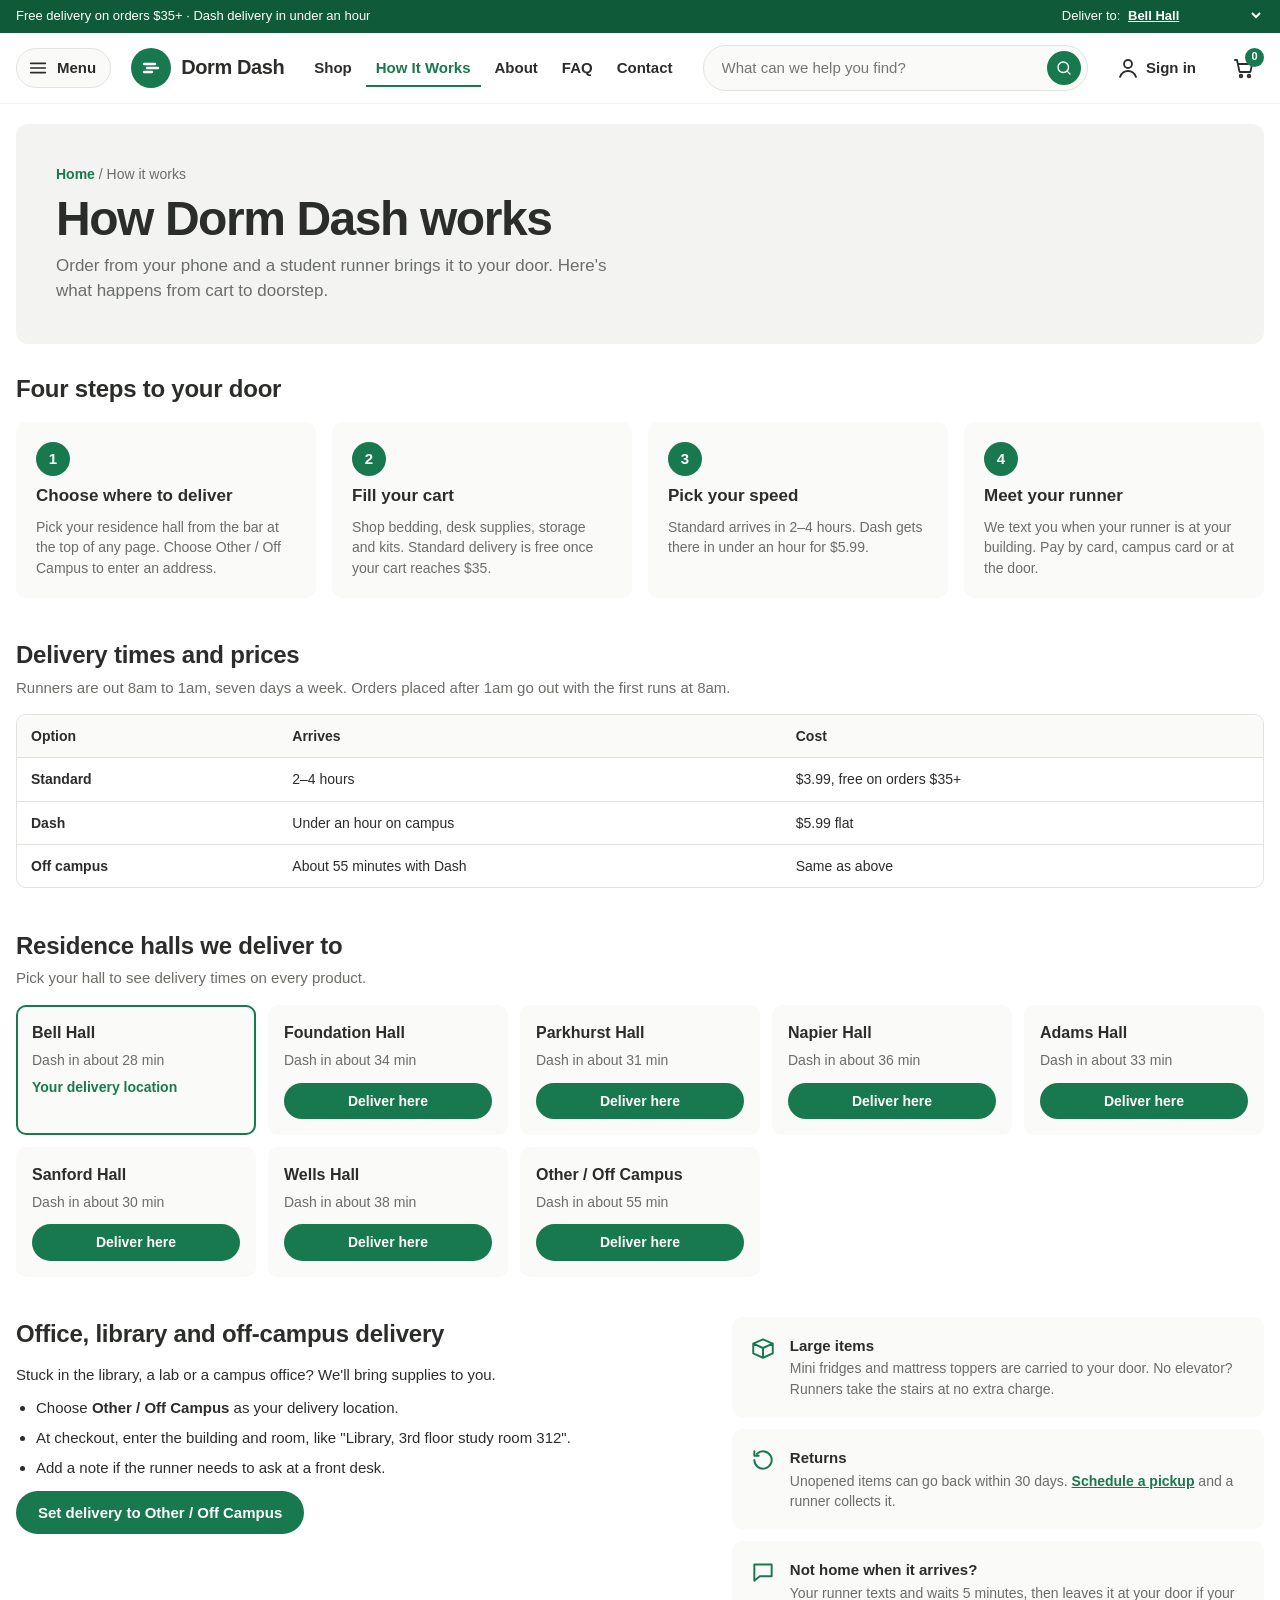
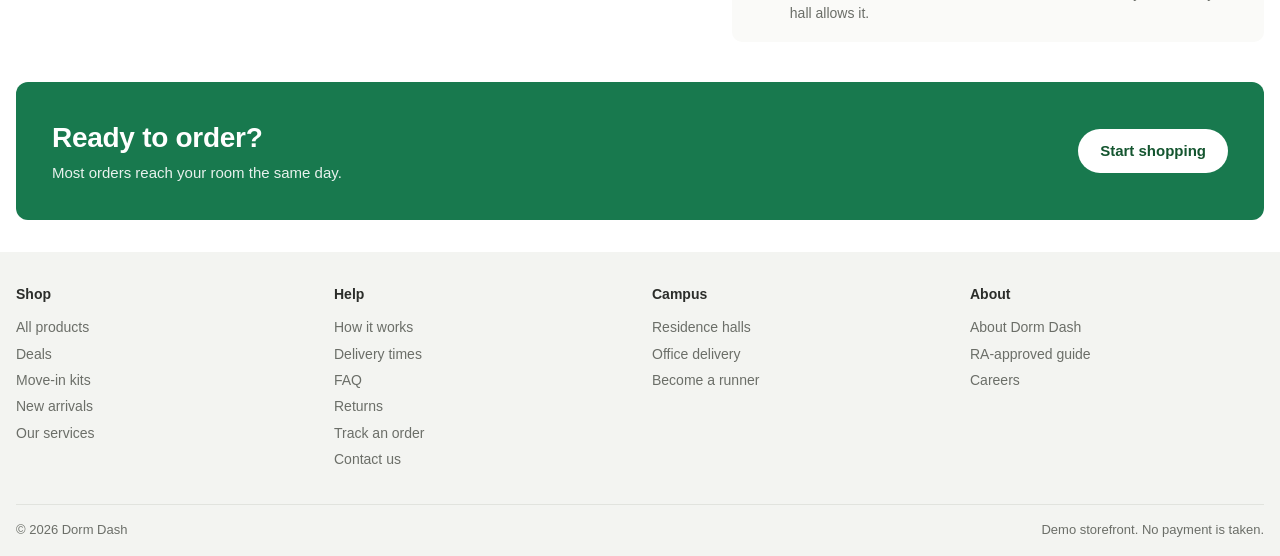
<file: how-it-works.html>
<!doctype html>
<html lang="en">
<head>
<meta charset="utf-8">
<meta name="viewport" content="width=device-width, initial-scale=1, viewport-fit=cover">
<title>How It Works | Dorm Dash</title>
<meta name="description" content="How Dorm Dash delivery works: choose your hall, fill your cart, pick a delivery speed and meet your student runner.">
<meta name="theme-color" content="#0F5A39">
<link rel="icon" href="data:image/svg+xml,%3Csvg xmlns='http://www.w3.org/2000/svg' viewBox='0 0 24 24'%3E%3Ccircle cx='12' cy='12' r='12' fill='%2318794E'/%3E%3Cpath d='M5 8h11M8 12h11M5 16h8' stroke='white' stroke-width='2.4' stroke-linecap='round'/%3E%3C/svg%3E">
<link rel="stylesheet" href="style.css?v=5">
</head>
<body data-page="how">

<div class="util">
  <div class="wrap">
    <span class="promo">Free delivery on orders $35+ · Dash delivery in under an hour</span>
    <span><label for="hall">Deliver to:</label> <select id="hall"></select></span>
  </div>
</div>

<header>
  <div class="wrap head">
    <button class="menu-btn" id="menuBtn" aria-label="Menu" aria-expanded="false" aria-controls="nav"><svg class="icon" viewBox="0 0 24 24" aria-hidden="true"><path d="M4 7h16M4 12h16M4 17h16"/></svg><span>Menu</span></button>
    <a class="logo" href="index.html" aria-label="Dorm Dash home">
      <span class="mark"><svg viewBox="0 0 24 24" fill="none" stroke="#fff" stroke-width="2.4" stroke-linecap="round" aria-hidden="true"><path d="M5 8h11M8 12h11M5 16h8"/></svg></span>
      <b>Dorm Dash</b>
    </a>
    <nav class="nav" id="nav" aria-label="Menu"><a href="index.html"><svg class="icon" viewBox="0 0 24 24" aria-hidden="true"><path d="M3 11l9-7 9 7v9a1 1 0 0 1-1 1h-5v-6h-6v6H4a1 1 0 0 1-1-1z"/></svg><span><b>Home</b><small>Deals, best sellers and categories</small></span></a><a href="products.html"><svg class="icon" viewBox="0 0 24 24" aria-hidden="true"><rect x="3" y="3" width="7" height="7" rx="1.5"/><rect x="14" y="3" width="7" height="7" rx="1.5"/><rect x="3" y="14" width="7" height="7" rx="1.5"/><rect x="14" y="14" width="7" height="7" rx="1.5"/></svg><span><b>Shop</b><small>All products and our delivery services</small></span></a><a href="how-it-works.html" aria-current="page"><svg class="icon" viewBox="0 0 24 24" aria-hidden="true"><path d="M3 7h11v9H3zM14 10h4l3 3v3h-7"/><circle cx="7" cy="18" r="2"/><circle cx="17" cy="18" r="2"/></svg><span><b>How It Works</b><small>Steps, delivery times and halls</small></span></a><a href="about.html"><svg class="icon" viewBox="0 0 24 24" aria-hidden="true"><circle cx="9" cy="8" r="3.5"/><path d="M2.5 20c.8-3.6 3.4-5.5 6.5-5.5s5.7 1.9 6.5 5.5"/><circle cx="17" cy="9" r="2.8"/><path d="M16 14.6c2.8-.2 5 1.4 5.6 4.4"/></svg><span><b>About</b><small>Our story, RA-approved guide and careers</small></span></a><a href="faq.html"><svg class="icon" viewBox="0 0 24 24" aria-hidden="true"><circle cx="12" cy="12" r="9"/><path d="M9.5 9.5a2.5 2.5 0 1 1 3.5 2.3c-.7.3-1 .9-1 1.7M12 17h.01"/></svg><span><b>FAQ</b><small>Answers about orders, delivery and returns</small></span></a><a href="contact.html"><svg class="icon" viewBox="0 0 24 24" aria-hidden="true"><path d="M4 5h16v11H9l-5 4z"/></svg><span><b>Contact</b><small>Message us, track or return an order</small></span></a></nav>
    <nav class="toplinks" aria-label="Main"><a href="products.html">Shop</a><a href="how-it-works.html" aria-current="page">How It Works</a><a href="about.html">About</a><a href="faq.html">FAQ</a><a href="contact.html">Contact</a></nav>
    <form class="search" id="searchForm" role="search">
      <label for="q" class="sr">Search products</label>
      <input id="q" type="search" placeholder="What can we help you find?" autocomplete="off">
      <button aria-label="Search"><svg class="icon" style="width:18px;height:18px" viewBox="0 0 24 24" aria-hidden="true"><circle cx="11" cy="11" r="7"/><path d="m20 20-3.5-3.5"/></svg></button>
    </form>
    <button class="acct" id="acct"><svg class="icon" viewBox="0 0 24 24" aria-hidden="true"><circle cx="12" cy="8" r="4"/><path d="M4 21c1.5-4 4.5-6 8-6s6.5 2 8 6"/></svg><span id="acctLabel">Sign in</span></button>
    <button class="cart-btn" id="openCart" aria-label="Open cart"><svg class="icon" viewBox="0 0 24 24" aria-hidden="true"><path d="M3 4h2l2.4 11.2a1 1 0 0 0 1 .8h9.2a1 1 0 0 0 1-.8L20 8H6.2"/><circle cx="9" cy="20" r="1.3"/><circle cx="17" cy="20" r="1.3"/></svg><span class="count num" id="cartCount">0</span></button>
  </div>
</header>

<main class="wrap">
<section class="phero">
  <div class="crumb"><a href="index.html">Home</a> / How it works</div>
  <h1>How Dorm Dash works</h1>
  <p class="lede">Order from your phone and a student runner brings it to your door. Here's what happens from cart to doorstep.</p>
</section>

<section class="sec">
  <div class="sec-head"><h2>Four steps to your door</h2></div>
  <ol class="steps">
    <li class="step"><b>Choose where to deliver</b><span>Pick your residence hall from the bar at the top of any page. Choose Other / Off Campus to enter an address.</span></li>
    <li class="step"><b>Fill your cart</b><span>Shop bedding, desk supplies, storage and kits. Standard delivery is free once your cart reaches $35.</span></li>
    <li class="step"><b>Pick your speed</b><span>Standard arrives in 2–4 hours. Dash gets there in under an hour for $5.99.</span></li>
    <li class="step"><b>Meet your runner</b><span>We text you when your runner is at your building. Pay by card, campus card or at the door.</span></li>
  </ol>
</section>

<section class="sec" id="times">
  <div class="sec-head"><div><h2>Delivery times and prices</h2><p>Runners are out 8am to 1am, seven days a week. Orders placed after 1am go out with the first runs at 8am.</p></div></div>
  <div class="tbl"><table>
    <thead><tr><th>Option</th><th>Arrives</th><th>Cost</th></tr></thead>
    <tbody>
      <tr><td><b>Standard</b></td><td>2–4 hours</td><td>$3.99, free on orders $35+</td></tr>
      <tr><td><b>Dash</b></td><td>Under an hour on campus</td><td>$5.99 flat</td></tr>
      <tr><td><b>Off campus</b></td><td>About 55 minutes with Dash</td><td>Same as above</td></tr>
    </tbody></table></div>
</section>

<section class="sec" id="halls">
  <div class="sec-head"><div><h2>Residence halls we deliver to</h2><p>Pick your hall to see delivery times on every product.</p></div></div>
  <div class="hall-list" id="hallList"></div>
</section>

<section class="sec" id="office">
  <div class="split">
    <div class="prose">
      <h2 style="font-size:24px">Office, library and off-campus delivery</h2>
      <p>Stuck in the library, a lab or a campus office? We'll bring supplies to you.</p>
      <ul>
        <li>Choose <b>Other / Off Campus</b> as your delivery location.</li>
        <li>At checkout, enter the building and room, like "Library, 3rd floor study room 312".</li>
        <li>Add a note if the runner needs to ask at a front desk.</li>
      </ul>
      <div><button class="pill green" data-act="office">Set delivery to Other / Off Campus</button></div>
    </div>
    <div class="stack">
      <div class="info"><svg class="icon" viewBox="0 0 24 24" aria-hidden="true"><path d="M3 8l9-4 9 4v9l-9 4-9-4zM3 8l9 4 9-4M12 12v9"/></svg><div><b>Large items</b><span>Mini fridges and mattress toppers are carried to your door. No elevator? Runners take the stairs at no extra charge.</span></div></div>
      <div class="info"><svg class="icon" viewBox="0 0 24 24" aria-hidden="true"><path d="M4 12a8 8 0 1 0 2.5-5.8M4 4v4h4"/></svg><div><b>Returns</b><span>Unopened items can go back within 30 days. <a href="contact.html#return-pickup" style="color:var(--green);font-weight:600">Schedule a pickup</a> and a runner collects it.</span></div></div>
      <div class="info"><svg class="icon" viewBox="0 0 24 24" aria-hidden="true"><path d="M4 5h16v11H9l-5 4z"/></svg><div><b>Not home when it arrives?</b><span>Your runner texts and waits 5 minutes, then leaves it at your door if your hall allows it.</span></div></div>
    </div>
  </div>
</section>

<section class="cta"><div><h2>Ready to order?</h2><p>Most orders reach your room the same day.</p></div><div class="btns"><a class="pill white" href="products.html">Start shopping</a></div></section>
</main>

<footer>
  <div class="wrap">
    <div class="fcols">
      <div><h4>Shop</h4><a href="products.html">All products</a><a href="products.html?view=deals">Deals</a><a href="products.html?cat=kits">Move-in kits</a><a href="products.html?view=new">New arrivals</a><a href="products.html#services">Our services</a></div>
      <div><h4>Help</h4><a href="how-it-works.html">How it works</a><a href="how-it-works.html#times">Delivery times</a><a href="faq.html">FAQ</a><a href="faq.html#returns">Returns</a><a href="contact.html#track">Track an order</a><a href="contact.html">Contact us</a></div>
      <div><h4>Campus</h4><a href="how-it-works.html#halls">Residence halls</a><a href="how-it-works.html#office">Office delivery</a><a href="about.html#careers">Become a runner</a></div>
      <div><h4>About</h4><a href="about.html">About Dorm Dash</a><a href="about.html#ra">RA-approved guide</a><a href="about.html#careers">Careers</a></div>
    </div>
    <div class="fbase"><span>© 2026 Dorm Dash</span><span>Demo storefront. No payment is taken.</span></div>
  </div>
</footer>

<div class="scrim" id="scrim"></div>
<div class="drawer-clip">
<aside class="drawer" id="drawer" aria-label="Cart" aria-hidden="true">
  <div class="d-head"><h2 id="dTitle">Cart</h2><button class="x" id="closeCart" aria-label="Close">×</button></div>
  <div class="d-body" id="dBody"></div>
  <div class="d-foot" id="dFoot"></div>
</aside>
</div>
<nav class="tabbar" aria-label="Quick links"><a class="tab" href="index.html"><svg class="icon" viewBox="0 0 24 24" aria-hidden="true"><path d="M3 11l9-7 9 7v9a1 1 0 0 1-1 1h-5v-6h-6v6H4a1 1 0 0 1-1-1z"/></svg>Home</a><a class="tab" href="products.html"><svg class="icon" viewBox="0 0 24 24" aria-hidden="true"><rect x="3" y="3" width="7" height="7" rx="1.5"/><rect x="14" y="3" width="7" height="7" rx="1.5"/><rect x="3" y="14" width="7" height="7" rx="1.5"/><rect x="14" y="14" width="7" height="7" rx="1.5"/></svg>Shop</a><a class="tab" href="faq.html"><svg class="icon" viewBox="0 0 24 24" aria-hidden="true"><circle cx="12" cy="12" r="9"/><path d="M9.5 9.5a2.5 2.5 0 1 1 3.5 2.3c-.7.3-1 .9-1 1.7M12 17h.01"/></svg>Help</a><a class="tab" href="contact.html#track"><svg class="icon" viewBox="0 0 24 24" aria-hidden="true"><path d="M3 7h11v9H3zM14 10h4l3 3v3h-7"/><circle cx="7" cy="18" r="2"/><circle cx="17" cy="18" r="2"/></svg>Orders</a><button class="tab" id="tabCart" aria-label="Open cart"><svg class="icon" viewBox="0 0 24 24" aria-hidden="true"><path d="M3 4h2l2.4 11.2a1 1 0 0 0 1 .8h9.2a1 1 0 0 0 1-.8L20 8H6.2"/><circle cx="9" cy="20" r="1.3"/><circle cx="17" cy="20" r="1.3"/></svg>Cart<span class="count num" id="tabCount">0</span></button></nav>
<div class="toast" id="toast" role="status" aria-live="polite"></div>

<script src="app.js?v=5"></script>
</body>
</html>
</file>
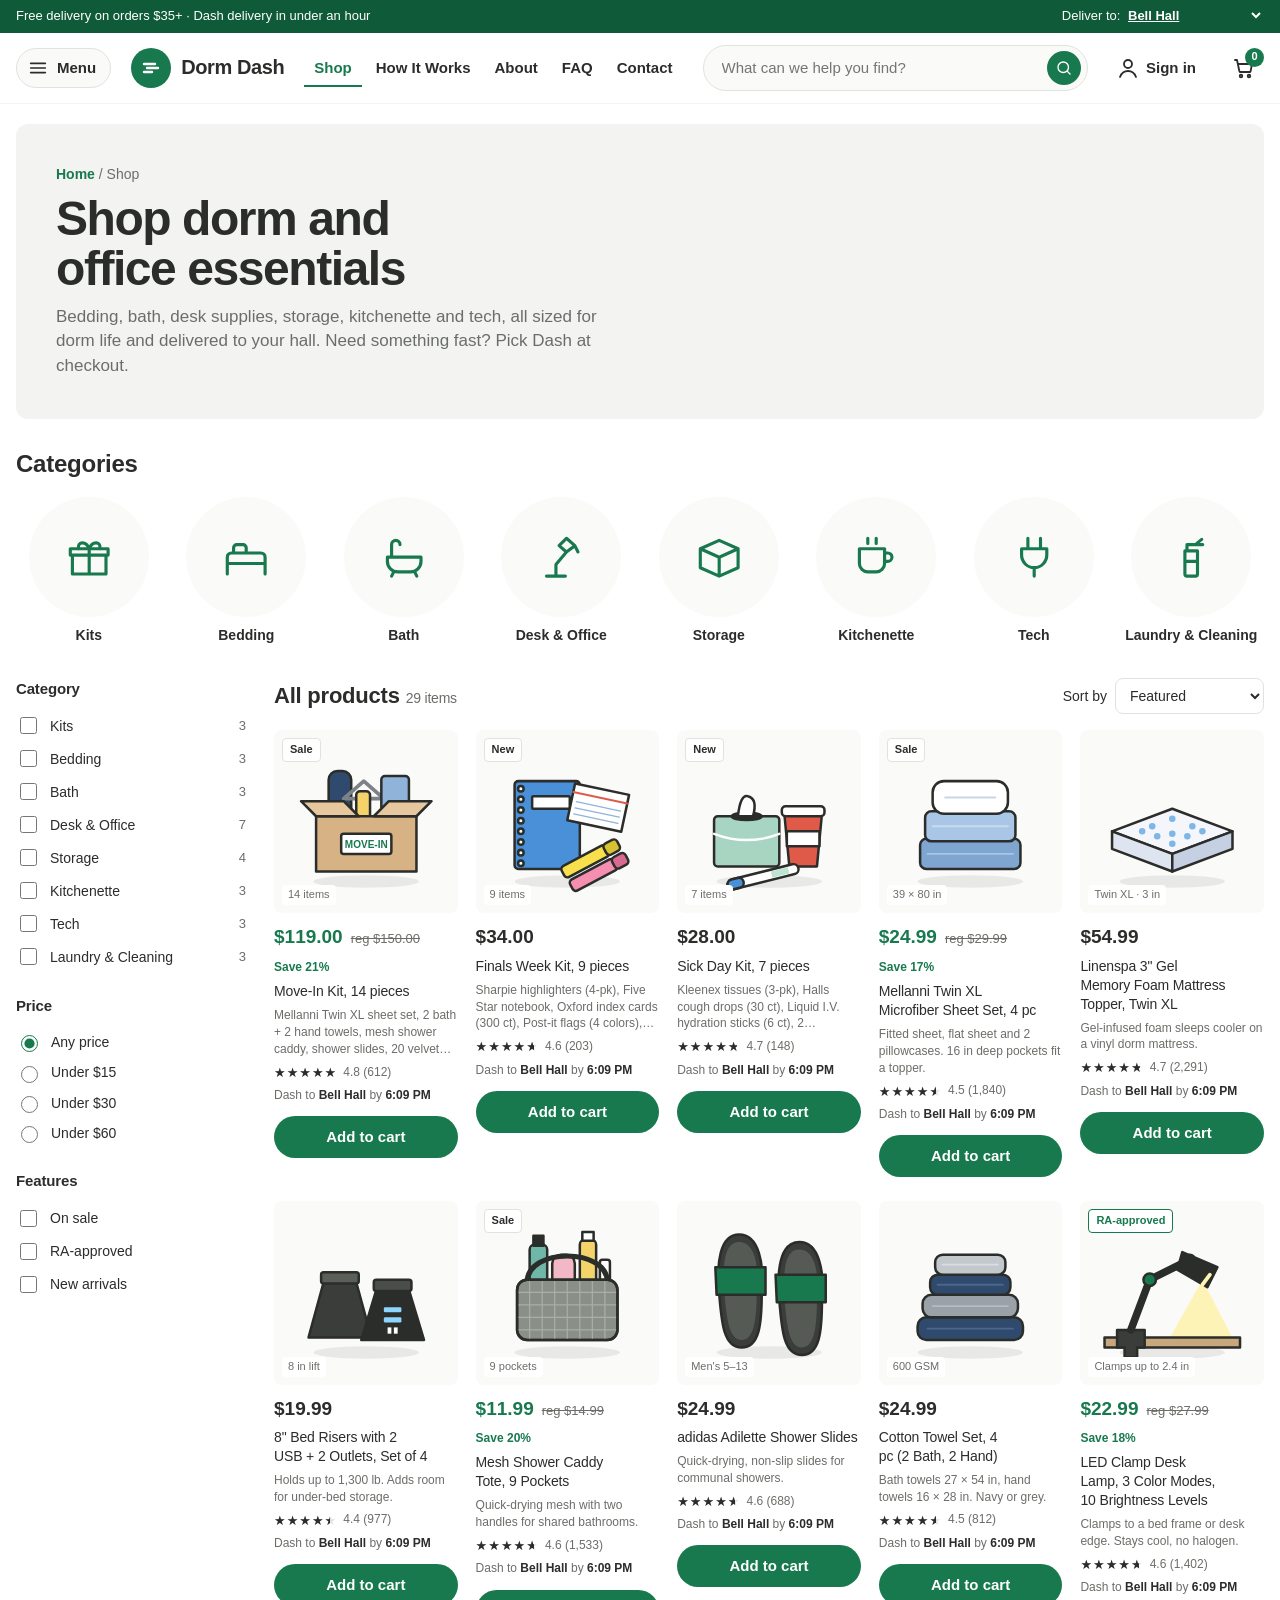
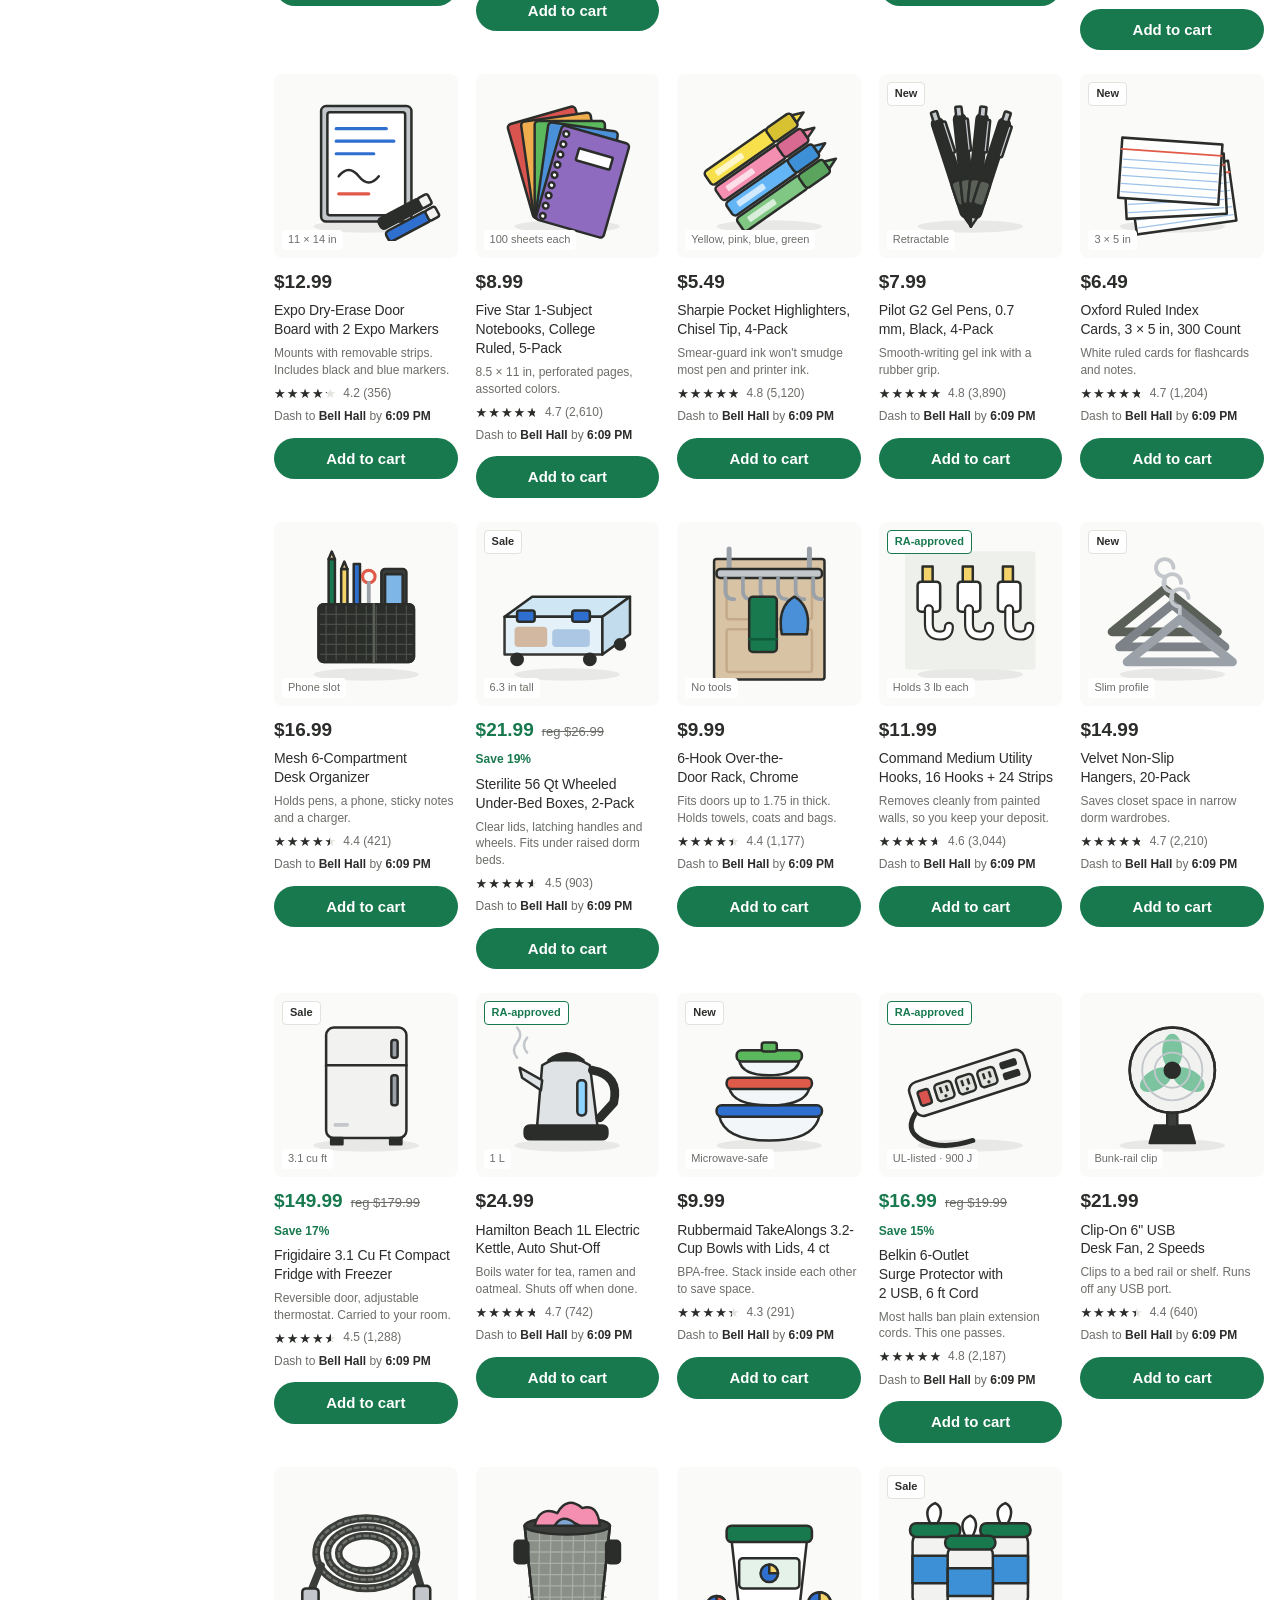
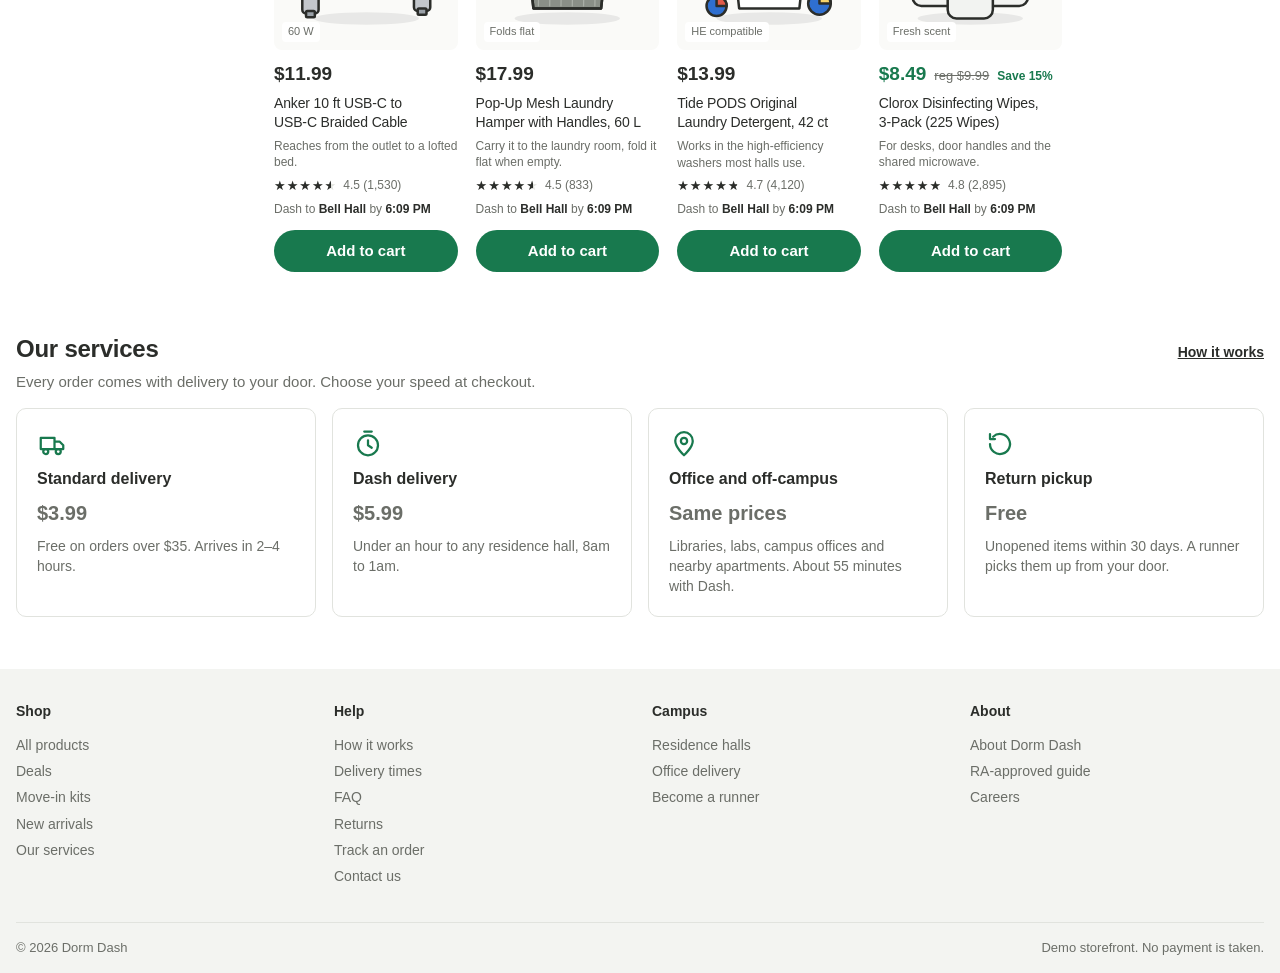
<file: products.html>
<!doctype html>
<html lang="en">
<head>
<meta charset="utf-8">
<meta name="viewport" content="width=device-width, initial-scale=1, viewport-fit=cover">
<title>Shop | Dorm Dash</title>
<meta name="description" content="Shop Twin XL bedding, bath, desk supplies, storage, kitchenette and tech, plus Dorm Dash delivery services.">
<meta name="theme-color" content="#0F5A39">
<link rel="icon" href="data:image/svg+xml,%3Csvg xmlns='http://www.w3.org/2000/svg' viewBox='0 0 24 24'%3E%3Ccircle cx='12' cy='12' r='12' fill='%2318794E'/%3E%3Cpath d='M5 8h11M8 12h11M5 16h8' stroke='white' stroke-width='2.4' stroke-linecap='round'/%3E%3C/svg%3E">
<link rel="stylesheet" href="style.css?v=5">
</head>
<body data-page="shop">

<div class="util">
  <div class="wrap">
    <span class="promo">Free delivery on orders $35+ · Dash delivery in under an hour</span>
    <span><label for="hall">Deliver to:</label> <select id="hall"></select></span>
  </div>
</div>

<header>
  <div class="wrap head">
    <button class="menu-btn" id="menuBtn" aria-label="Menu" aria-expanded="false" aria-controls="nav"><svg class="icon" viewBox="0 0 24 24" aria-hidden="true"><path d="M4 7h16M4 12h16M4 17h16"/></svg><span>Menu</span></button>
    <a class="logo" href="index.html" aria-label="Dorm Dash home">
      <span class="mark"><svg viewBox="0 0 24 24" fill="none" stroke="#fff" stroke-width="2.4" stroke-linecap="round" aria-hidden="true"><path d="M5 8h11M8 12h11M5 16h8"/></svg></span>
      <b>Dorm Dash</b>
    </a>
    <nav class="nav" id="nav" aria-label="Menu"><a href="index.html"><svg class="icon" viewBox="0 0 24 24" aria-hidden="true"><path d="M3 11l9-7 9 7v9a1 1 0 0 1-1 1h-5v-6h-6v6H4a1 1 0 0 1-1-1z"/></svg><span><b>Home</b><small>Deals, best sellers and categories</small></span></a><a href="products.html" aria-current="page"><svg class="icon" viewBox="0 0 24 24" aria-hidden="true"><rect x="3" y="3" width="7" height="7" rx="1.5"/><rect x="14" y="3" width="7" height="7" rx="1.5"/><rect x="3" y="14" width="7" height="7" rx="1.5"/><rect x="14" y="14" width="7" height="7" rx="1.5"/></svg><span><b>Shop</b><small>All products and our delivery services</small></span></a><a href="how-it-works.html"><svg class="icon" viewBox="0 0 24 24" aria-hidden="true"><path d="M3 7h11v9H3zM14 10h4l3 3v3h-7"/><circle cx="7" cy="18" r="2"/><circle cx="17" cy="18" r="2"/></svg><span><b>How It Works</b><small>Steps, delivery times and halls</small></span></a><a href="about.html"><svg class="icon" viewBox="0 0 24 24" aria-hidden="true"><circle cx="9" cy="8" r="3.5"/><path d="M2.5 20c.8-3.6 3.4-5.5 6.5-5.5s5.7 1.9 6.5 5.5"/><circle cx="17" cy="9" r="2.8"/><path d="M16 14.6c2.8-.2 5 1.4 5.6 4.4"/></svg><span><b>About</b><small>Our story, RA-approved guide and careers</small></span></a><a href="faq.html"><svg class="icon" viewBox="0 0 24 24" aria-hidden="true"><circle cx="12" cy="12" r="9"/><path d="M9.5 9.5a2.5 2.5 0 1 1 3.5 2.3c-.7.3-1 .9-1 1.7M12 17h.01"/></svg><span><b>FAQ</b><small>Answers about orders, delivery and returns</small></span></a><a href="contact.html"><svg class="icon" viewBox="0 0 24 24" aria-hidden="true"><path d="M4 5h16v11H9l-5 4z"/></svg><span><b>Contact</b><small>Message us, track or return an order</small></span></a></nav>
    <nav class="toplinks" aria-label="Main"><a href="products.html" aria-current="page">Shop</a><a href="how-it-works.html">How It Works</a><a href="about.html">About</a><a href="faq.html">FAQ</a><a href="contact.html">Contact</a></nav>
    <form class="search" id="searchForm" role="search">
      <label for="q" class="sr">Search products</label>
      <input id="q" type="search" placeholder="What can we help you find?" autocomplete="off">
      <button aria-label="Search"><svg class="icon" style="width:18px;height:18px" viewBox="0 0 24 24" aria-hidden="true"><circle cx="11" cy="11" r="7"/><path d="m20 20-3.5-3.5"/></svg></button>
    </form>
    <button class="acct" id="acct"><svg class="icon" viewBox="0 0 24 24" aria-hidden="true"><circle cx="12" cy="8" r="4"/><path d="M4 21c1.5-4 4.5-6 8-6s6.5 2 8 6"/></svg><span id="acctLabel">Sign in</span></button>
    <button class="cart-btn" id="openCart" aria-label="Open cart"><svg class="icon" viewBox="0 0 24 24" aria-hidden="true"><path d="M3 4h2l2.4 11.2a1 1 0 0 0 1 .8h9.2a1 1 0 0 0 1-.8L20 8H6.2"/><circle cx="9" cy="20" r="1.3"/><circle cx="17" cy="20" r="1.3"/></svg><span class="count num" id="cartCount">0</span></button>
  </div>
</header>

<main class="wrap">
<section class="phero">
  <div class="crumb"><a href="index.html">Home</a> / Shop</div>
  <h1>Shop dorm and office essentials</h1>
  <p class="lede">Bedding, bath, desk supplies, storage, kitchenette and tech, all sized for dorm life and delivered to your hall. Need something fast? Pick Dash at checkout.</p>
</section>

<section class="sec" id="cats">
  <div class="sec-head"><h2>Categories</h2></div>
  <div class="circles" id="circles"></div>
</section>

<section class="shop" id="results">
  <aside class="filters" id="filters" aria-label="Filters">
    <div><h3>Category</h3><div id="fCats"></div></div>
    <div>
      <h3>Price</h3>
      <label class="fopt"><input type="radio" name="price" value="0" checked> Any price</label>
      <label class="fopt"><input type="radio" name="price" value="15"> Under $15</label>
      <label class="fopt"><input type="radio" name="price" value="30"> Under $30</label>
      <label class="fopt"><input type="radio" name="price" value="60"> Under $60</label>
    </div>
    <div>
      <h3>Features</h3>
      <label class="fopt"><input type="checkbox" id="fSale"> On sale</label>
      <label class="fopt"><input type="checkbox" id="fRa"> RA-approved</label>
      <label class="fopt"><input type="checkbox" id="fNew"> New arrivals</label>
    </div>
  </aside>
  <div style="min-width:0">
    <div class="results-bar">
      <h2 id="resTitle">All products</h2>
      <button class="pill ghost filter-btn" id="filterBtn" aria-expanded="false" aria-controls="filters"><svg class="icon" style="width:18px;height:18px" viewBox="0 0 24 24" aria-hidden="true"><path d="M4 6h16M7 12h10M10 18h4"/></svg>Filters</button>
      <label class="sort" for="sort">Sort by
        <select id="sort"><option value="feat">Featured</option><option value="low">Price: low to high</option><option value="high">Price: high to low</option><option value="rating">Guest rating</option></select>
      </label>
    </div>
    <div class="grid" id="grid"></div>
  </div>
</section>

<section class="sec" id="services">
  <div class="sec-head"><div><h2>Our services</h2><p>Every order comes with delivery to your door. Choose your speed at checkout.</p></div><a href="how-it-works.html">How it works</a></div>
  <div class="services">
    <div class="svc"><svg class="icon" viewBox="0 0 24 24" aria-hidden="true"><path d="M3 7h11v9H3zM14 10h4l3 3v3h-7"/><circle cx="7" cy="18" r="2"/><circle cx="17" cy="18" r="2"/></svg><b>Standard delivery</b><span class="cost num">$3.99</span><span>Free on orders over $35. Arrives in 2–4 hours.</span></div>
    <div class="svc"><svg class="icon" viewBox="0 0 24 24" aria-hidden="true"><circle cx="12" cy="13" r="8"/><path d="M12 9v4l3 2M9 2h6"/></svg><b>Dash delivery</b><span class="cost num">$5.99</span><span>Under an hour to any residence hall, 8am to 1am.</span></div>
    <div class="svc"><svg class="icon" viewBox="0 0 24 24" aria-hidden="true"><path d="M12 21s-7-6.2-7-11.5a7 7 0 0 1 14 0C19 14.8 12 21 12 21z"/><circle cx="12" cy="9.5" r="2.5"/></svg><b>Office and off-campus</b><span class="cost">Same prices</span><span>Libraries, labs, campus offices and nearby apartments. About 55 minutes with Dash.</span></div>
    <div class="svc"><svg class="icon" viewBox="0 0 24 24" aria-hidden="true"><path d="M4 12a8 8 0 1 0 2.5-5.8M4 4v4h4"/></svg><b>Return pickup</b><span class="cost">Free</span><span>Unopened items within 30 days. A runner picks them up from your door.</span></div>
  </div>
</section>
</main>

<footer>
  <div class="wrap">
    <div class="fcols">
      <div><h4>Shop</h4><a href="products.html">All products</a><a href="products.html?view=deals">Deals</a><a href="products.html?cat=kits">Move-in kits</a><a href="products.html?view=new">New arrivals</a><a href="products.html#services">Our services</a></div>
      <div><h4>Help</h4><a href="how-it-works.html">How it works</a><a href="how-it-works.html#times">Delivery times</a><a href="faq.html">FAQ</a><a href="faq.html#returns">Returns</a><a href="contact.html#track">Track an order</a><a href="contact.html">Contact us</a></div>
      <div><h4>Campus</h4><a href="how-it-works.html#halls">Residence halls</a><a href="how-it-works.html#office">Office delivery</a><a href="about.html#careers">Become a runner</a></div>
      <div><h4>About</h4><a href="about.html">About Dorm Dash</a><a href="about.html#ra">RA-approved guide</a><a href="about.html#careers">Careers</a></div>
    </div>
    <div class="fbase"><span>© 2026 Dorm Dash</span><span>Demo storefront. No payment is taken.</span></div>
  </div>
</footer>

<div class="scrim" id="scrim"></div>
<div class="drawer-clip">
<aside class="drawer" id="drawer" aria-label="Cart" aria-hidden="true">
  <div class="d-head"><h2 id="dTitle">Cart</h2><button class="x" id="closeCart" aria-label="Close">×</button></div>
  <div class="d-body" id="dBody"></div>
  <div class="d-foot" id="dFoot"></div>
</aside>
</div>
<nav class="tabbar" aria-label="Quick links"><a class="tab" href="index.html"><svg class="icon" viewBox="0 0 24 24" aria-hidden="true"><path d="M3 11l9-7 9 7v9a1 1 0 0 1-1 1h-5v-6h-6v6H4a1 1 0 0 1-1-1z"/></svg>Home</a><a class="tab" href="products.html" aria-current="page"><svg class="icon" viewBox="0 0 24 24" aria-hidden="true"><rect x="3" y="3" width="7" height="7" rx="1.5"/><rect x="14" y="3" width="7" height="7" rx="1.5"/><rect x="3" y="14" width="7" height="7" rx="1.5"/><rect x="14" y="14" width="7" height="7" rx="1.5"/></svg>Shop</a><a class="tab" href="faq.html"><svg class="icon" viewBox="0 0 24 24" aria-hidden="true"><circle cx="12" cy="12" r="9"/><path d="M9.5 9.5a2.5 2.5 0 1 1 3.5 2.3c-.7.3-1 .9-1 1.7M12 17h.01"/></svg>Help</a><a class="tab" href="contact.html#track"><svg class="icon" viewBox="0 0 24 24" aria-hidden="true"><path d="M3 7h11v9H3zM14 10h4l3 3v3h-7"/><circle cx="7" cy="18" r="2"/><circle cx="17" cy="18" r="2"/></svg>Orders</a><button class="tab" id="tabCart" aria-label="Open cart"><svg class="icon" viewBox="0 0 24 24" aria-hidden="true"><path d="M3 4h2l2.4 11.2a1 1 0 0 0 1 .8h9.2a1 1 0 0 0 1-.8L20 8H6.2"/><circle cx="9" cy="20" r="1.3"/><circle cx="17" cy="20" r="1.3"/></svg>Cart<span class="count num" id="tabCount">0</span></button></nav>
<div class="toast" id="toast" role="status" aria-live="polite"></div>

<script src="app.js?v=5"></script>
</body>
</html>
</file>
<file: style.css>
/* Dorm Dash styles. Layout: big-box retail pattern — utility strip, header with wide search, promo banners, category circles, deals rail, filter sidebar + product grid, gray footer */
:root{
  color-scheme:light;
  --bg:#FFFFFF; --gray-1:#FAFAF8; --gray-2:#F3F4F1; --gray-3:#E1E3DE; --text:#2B2D2A; --muted:#6B6E68;
  --green:#18794E; --green-dark:#0F5A39; --green-soft:#E4F2EA; --on-green:#FFFFFF;
  --star:#2B2D2A; --sale:#18794E; --focus:#18794E;
  --shadow:0 2px 10px rgba(30,35,30,.10);
  --f:"Helvetica Neue",Helvetica,Arial,system-ui,sans-serif;
}

*{box-sizing:border-box}
body{background:var(--bg);color:var(--text);font-family:var(--f);font-size:15px;line-height:1.45}
h1,h2,h3{margin:0;text-wrap:balance;letter-spacing:-.01em}
a{color:inherit}
button,input,select{font:inherit;color:inherit}
:focus-visible{outline:2px solid var(--focus);outline-offset:2px}
.wrap{max-width:1280px;margin-inline:auto;padding-inline:16px}
.num{font-variant-numeric:tabular-nums}
.sr{position:absolute;width:1px;height:1px;overflow:hidden;clip:rect(0 0 0 0)}

/* Utility strip */
.util{background:var(--green-dark);color:#fff;font-size:13px}
.util .wrap{display:flex;justify-content:space-between;gap:12px;padding-block:7px;flex-wrap:wrap}
.util select{background:transparent;border:0;color:#fff;font-weight:700;cursor:pointer;text-decoration:underline;padding:0}
.util select option{color:#222}

/* Header */
header{position:sticky;top:env(safe-area-inset-top,0px);z-index:30;background:var(--bg);border-bottom:1px solid var(--gray-2)}
.head{display:flex;align-items:center;gap:20px;padding-block:12px}
.logo{display:flex;align-items:center;gap:10px;text-decoration:none;flex:none}
.mark{width:40px;height:40px;border-radius:50%;background:var(--green);display:grid;place-items:center}
.mark svg{width:24px;height:24px}
.logo b{font-size:20px;font-weight:800;letter-spacing:-.02em;color:var(--text)}
.nav{display:flex;gap:4px}
.nav a{text-decoration:none;font-weight:600;padding:8px 10px;border-radius:6px;white-space:nowrap}
.nav a:hover{background:var(--gray-1)}
.search{flex:1;display:flex;align-items:center;background:var(--gray-1);border:1px solid var(--gray-3);border-radius:999px;padding:0 6px 0 18px;min-width:0}
.search input{flex:1;border:0;background:transparent;padding:11px 0;outline:none;min-width:0}
.search button{border:0;background:var(--green);color:var(--on-green);width:34px;height:34px;border-radius:50%;display:grid;place-items:center;cursor:pointer}
.search:focus-within{border-color:var(--green)}
.acct,.cart-btn{display:flex;align-items:center;gap:6px;background:none;border:0;cursor:pointer;font-weight:600;padding:8px;border-radius:6px;flex:none;text-decoration:none}
.acct:hover,.cart-btn:hover{background:var(--gray-1)}
.cart-btn{position:relative}
.cart-btn .count{position:absolute;top:0;right:0;background:var(--green);color:var(--on-green);font-size:11px;font-weight:800;min-width:19px;height:19px;border-radius:999px;display:grid;place-items:center;padding:0 4px}
.icon{width:24px;height:24px;fill:none;stroke:currentColor;stroke-width:1.8;stroke-linecap:round;stroke-linejoin:round}
@media (max-width:640px){.head{flex-wrap:wrap;gap:10px}.search{order:5;flex-basis:100%}.acct span{display:none}.logo{margin-right:auto}}

/* Hero banners */
.banners{display:grid;grid-template-columns:2fr 1fr;gap:16px;padding-block:20px}
.ban{border-radius:12px;padding:clamp(22px,4vw,44px);display:flex;flex-direction:column;justify-content:center;gap:12px;min-height:240px;position:relative;overflow:hidden;min-width:0}
.ban.main{background:var(--green);color:var(--on-green)}
.ban.side{background:var(--gray-2)}
.ban .kicker{font-size:13px;font-weight:700;letter-spacing:.06em;text-transform:uppercase;opacity:.9}
.ban h1{font-size:clamp(32px,4.6vw,56px);font-weight:800;line-height:1;letter-spacing:-.03em;max-width:13ch}
.ban h2{font-size:clamp(24px,2.6vw,32px);font-weight:800;line-height:1.05}
.ban p{margin:0;max-width:40ch;opacity:.92}
.ban .deco{position:absolute;right:-40px;bottom:-40px;width:240px;height:240px;border-radius:50%;border:34px solid rgba(255,255,255,.14)}
.ban .deco.two{right:60px;bottom:-110px;width:180px;height:180px;border-width:24px}
.pill{align-self:flex-start;border:0;border-radius:999px;padding:11px 22px;font-weight:700;cursor:pointer;text-decoration:none}
.pill.white{background:#fff;color:#14552F}
.pill.green{background:var(--green);color:var(--on-green)}
.pill:hover{filter:brightness(.95)}
@media (max-width:760px){.banners{grid-template-columns:1fr}.ban{min-height:0}}

/* Section heads */
.sec{padding-block:20px}
.sec-head{display:flex;justify-content:space-between;align-items:baseline;gap:12px;margin-bottom:16px}
.sec-head h2{font-size:24px;font-weight:800}
.sec-head a{font-weight:600;font-size:14px}

/* Category circles */
.circles{display:grid;grid-template-columns:repeat(8,1fr);gap:12px;overflow-x:auto}
.circ{display:grid;justify-items:center;gap:8px;background:none;border:0;cursor:pointer;text-align:center;font-weight:600;font-size:14px;min-width:84px}
.circ .disc{width:100%;max-width:120px;aspect-ratio:1;border-radius:50%;background:var(--gray-1);display:grid;place-items:center;transition:background .15s}
.circ .disc svg{width:42%;height:42%;fill:none;stroke:var(--green);stroke-width:1.5;stroke-linecap:round;stroke-linejoin:round}
.circ:hover .disc,.circ[aria-pressed="true"] .disc{background:var(--green-soft)}
.circ[aria-pressed="true"]{text-decoration:underline;text-underline-offset:4px}
@media (max-width:860px){.circles{grid-template-columns:repeat(8,96px);padding-bottom:6px}}

/* Deals rail */
.rail{display:grid;grid-auto-flow:column;grid-auto-columns:minmax(200px,1fr);gap:16px;overflow-x:auto;padding-bottom:8px;scroll-snap-type:x mandatory}
.rail .card{scroll-snap-align:start}
.rail,.circles,.tbl{contain:paint}

/* Shop layout */
.shop{display:grid;grid-template-columns:230px 1fr;gap:28px;padding-block:12px 40px}
.filters{display:grid;gap:22px;align-content:start;position:sticky;top:90px}
.filters h3{font-size:15px;font-weight:800;margin-bottom:10px}
.fopt{display:flex;align-items:center;gap:10px;padding:5px 0;cursor:pointer;font-size:14px}
.fopt input{accent-color:var(--green);width:17px;height:17px}
.fopt .n{color:var(--muted);margin-left:auto;font-size:13px}
.results-bar{display:flex;justify-content:space-between;align-items:center;gap:12px;margin-bottom:16px;flex-wrap:wrap}
.results-bar h2{font-size:22px;font-weight:800}
.results-bar .count{color:var(--muted);font-size:14px;font-weight:400;margin-left:6px}
.sort{display:flex;align-items:center;gap:8px;font-size:14px}
.sort select{border:1px solid var(--gray-3);border-radius:8px;padding:8px 10px;background:var(--bg)}
.grid{display:grid;grid-template-columns:repeat(auto-fill,minmax(200px,1fr));gap:24px 18px}
@media (max-width:860px){
  .shop{grid-template-columns:1fr}
  .filters{position:static;grid-template-columns:1fr 1fr;gap:14px;background:var(--gray-1);border-radius:10px;padding:14px}
}
@media (max-width:480px){.grid{grid-template-columns:1fr 1fr;gap:20px 12px}}

/* Product card */
.card{display:flex;flex-direction:column;gap:6px;min-width:0}
.img{aspect-ratio:1;max-width:100%;background:var(--gray-1);border-radius:8px;display:grid;place-items:center;position:relative}
.img svg{width:44%;height:44%;fill:none;stroke:var(--text);stroke-width:1.2;stroke-linecap:round;stroke-linejoin:round;opacity:.75}
.img svg.art{width:82%;height:82%;fill:none;stroke:none;opacity:1}
.line .mini svg.art{width:60px;height:60px;fill:none;stroke:none}
.flag{position:absolute;left:8px;top:8px;font-size:11px;font-weight:700;padding:3px 7px;border-radius:4px;background:var(--bg);border:1px solid var(--gray-3)}
.flag.ra{border-color:var(--green);color:var(--green)}
.spec{position:absolute;left:8px;bottom:8px;font-size:11px;color:var(--muted);background:var(--bg);padding:2px 6px;border-radius:4px}
.price{display:flex;align-items:baseline;gap:8px;flex-wrap:wrap;margin-top:4px}
.price b{font-size:19px;font-weight:800}
.price b.sale{color:var(--sale)}
.price s{color:var(--muted);font-size:13px}
.price .tag{font-size:12px;font-weight:700;color:var(--sale)}
.card h3{font-size:14px;font-weight:400;line-height:1.35}
.card .desc{margin:0;font-size:12px;color:var(--muted);line-height:1.4;display:-webkit-box;-webkit-line-clamp:3;-webkit-box-orient:vertical;overflow:hidden}
.card .brand{font-size:12px;color:var(--muted)}
.stars{display:flex;align-items:center;gap:6px;font-size:12px;color:var(--muted)}
.stars .s{position:relative;font-size:13px;letter-spacing:1px;color:var(--gray-3);line-height:1}
.stars .s i{position:absolute;inset:0;overflow:hidden;color:var(--star);font-style:normal;white-space:nowrap}
.ship{font-size:12px;color:var(--muted)}
.ship b{color:var(--text)}
.add{margin-top:6px;border:0;background:var(--green);color:var(--on-green);font-weight:700;border-radius:999px;padding:10px;cursor:pointer;width:100%}
.add:hover{background:var(--green-dark);color:#fff}
.add.done{background:var(--text);color:var(--bg)}
.empty{grid-column:1/-1;padding:40px 16px;text-align:center;color:var(--muted);background:var(--gray-1);border-radius:10px}

/* Perks */
.perks{display:grid;grid-template-columns:repeat(3,1fr);gap:16px}
.perk{background:var(--gray-1);border-radius:10px;padding:20px;display:flex;gap:14px;align-items:flex-start;min-width:0}
.perk .icon{color:var(--green);flex:none;width:30px;height:30px}
.perk b{display:block;font-size:16px;margin-bottom:2px}
.perk span{color:var(--muted);font-size:14px}
@media (max-width:760px){.perks{grid-template-columns:1fr}}

footer{background:var(--gray-2);margin-top:32px}
.fcols{display:grid;grid-template-columns:repeat(4,1fr);gap:24px;padding-block:32px}
.fcols h4{margin:0 0 10px;font-size:14px}
.fcols a{display:block;text-decoration:none;color:var(--muted);font-size:14px;padding:3px 0}
.fcols a:hover{color:var(--text);text-decoration:underline}
.fbase{border-top:1px solid var(--gray-3);padding-block:16px;font-size:13px;color:var(--muted);display:flex;justify-content:space-between;gap:12px;flex-wrap:wrap}
@media (max-width:640px){.fcols{grid-template-columns:1fr 1fr}}

/* Drawer */
.scrim{position:fixed;inset:0;background:rgba(10,14,10,.5);z-index:40;opacity:0;pointer-events:none;transition:opacity .2s}
.scrim.open{opacity:1;pointer-events:auto}
.drawer-clip{position:fixed;inset:0;overflow:hidden;pointer-events:none;z-index:50}
.drawer{position:absolute;pointer-events:auto;top:0;right:0;bottom:0;width:min(440px,100%);background:var(--bg);z-index:50;display:flex;flex-direction:column;transform:translateX(105%);transition:transform .25s ease;box-shadow:var(--shadow);padding-top:env(safe-area-inset-top,0px);padding-bottom:env(safe-area-inset-bottom,0px)}
.drawer.open{transform:none}
.d-head{display:flex;justify-content:space-between;align-items:center;padding:16px 20px;border-bottom:1px solid var(--gray-2)}
.d-head h2{font-size:20px;font-weight:800}
.x{border:0;background:var(--gray-1);border-radius:50%;width:36px;height:36px;cursor:pointer;font-size:20px;line-height:1}
.d-body{flex:1;overflow-y:auto;padding:16px 20px;display:grid;gap:16px;align-content:start}
.d-foot{border-top:1px solid var(--gray-2);padding:16px 20px;display:grid;gap:12px;background:var(--gray-1)}
.line{display:grid;grid-template-columns:64px 1fr auto;gap:12px;align-items:start;padding-bottom:16px;border-bottom:1px solid var(--gray-2)}
.line .mini{width:64px;height:64px;border-radius:6px;background:var(--gray-1);display:grid;place-items:center}
.line .mini svg{width:30px;height:30px;fill:none;stroke:var(--text);stroke-width:1.4;stroke-linecap:round;stroke-linejoin:round}
.line b{font-size:14px;font-weight:600;display:block;line-height:1.3}
.line .unit{font-size:12px;color:var(--muted)}
.qty{display:flex;align-items:center;border:1px solid var(--gray-3);border-radius:999px;margin-top:8px;width:max-content}
.qty button{border:0;background:transparent;width:32px;height:30px;cursor:pointer;font-weight:700}
.qty span{min-width:22px;text-align:center;font-size:13px}
.line-total{font-weight:800;font-size:15px}
.progress{background:var(--green-soft);border-radius:8px;padding:12px 14px;font-size:14px}
.pbar{height:6px;border-radius:3px;background:var(--gray-3);margin-top:8px;overflow:hidden}
.pbar i{display:block;height:100%;background:var(--green);transition:width .3s}
.speed{display:grid;grid-template-columns:1fr 1fr;gap:8px}
.speed label{border:1.5px solid var(--gray-3);background:var(--bg);border-radius:8px;padding:10px 12px;cursor:pointer;font-size:13px;display:grid;gap:2px;position:relative}
.speed input{position:absolute;opacity:0;pointer-events:none}
.speed label:has(input:checked){border-color:var(--green);box-shadow:inset 0 0 0 1px var(--green)}
.speed label:has(input:focus-visible){outline:2px solid var(--focus);outline-offset:2px}
.speed b{font-size:14px}
.note{font-size:12px;color:var(--muted)}
.sum{display:grid;gap:4px;font-size:14px}
.sum div{display:flex;justify-content:space-between}
.sum .total{font-weight:800;font-size:18px;margin-top:6px;padding-top:8px;border-top:1px solid var(--gray-3)}
.wide{width:100%;justify-content:center;display:flex;padding:13px}
.ghost{background:var(--bg);color:var(--text);border:1.5px solid var(--gray-3)}
.form{display:grid;gap:12px}
.field{display:grid;gap:4px}
.field label{font-size:13px;font-weight:700}
.field input,.field select{border:1.5px solid var(--gray-3);border-radius:8px;padding:10px 12px;background:var(--bg);width:100%}
.field input:focus,.field select:focus{border-color:var(--green);outline:none}
.err{color:#C0392B;font-size:12px}
.row2{display:grid;grid-template-columns:1.4fr 1fr;gap:10px}
.confirm{text-align:center;padding:20px 4px;display:grid;gap:10px;justify-items:center}
.confirm .check{width:60px;height:60px;border-radius:50%;background:var(--green);display:grid;place-items:center;color:var(--on-green);font-size:30px}
.confirm h3{font-size:24px;font-weight:800}
.slip{width:100%;text-align:left;background:var(--gray-1);border-radius:8px;padding:14px;display:grid;gap:6px;font-size:14px}
.slip div{display:flex;justify-content:space-between;gap:12px}


/* Lock the page to the screen width (no sideways drift on phones) */
html,body{max-width:100%;overflow-x:hidden;overscroll-behavior-x:none}
@supports (overflow:clip){html,body{overflow-x:clip}}
.drawer{visibility:hidden;transition:transform .25s ease,visibility 0s linear .25s}
.drawer.open{visibility:visible;transition:transform .25s ease,visibility 0s}

/* Phone + laptop tuning */
.tabbar,.filter-btn{display:none}
@media (min-width:1200px){.grid{grid-template-columns:repeat(5,1fr)}}
@media (max-width:960px){
  .tabbar{display:grid;grid-template-columns:repeat(5,1fr);position:fixed;left:0;right:0;bottom:0;z-index:35;background:var(--bg);border-top:1px solid var(--gray-3);padding:6px 4px calc(6px + env(safe-area-inset-bottom,0px));box-shadow:0 -2px 10px rgba(30,35,30,.06)}
  .tab{display:grid;justify-items:center;gap:2px;font-size:11px;font-weight:600;color:var(--muted);text-decoration:none;background:none;border:0;padding:4px 0;cursor:pointer;position:relative;min-height:44px}
  .tab .icon{width:23px;height:23px;color:var(--text)}
  .tab .count{position:absolute;top:0;left:calc(50% + 4px);background:var(--green);color:var(--on-green);font-size:10px;font-weight:800;min-width:17px;height:17px;border-radius:999px;display:grid;place-items:center;padding:0 4px}
  body{padding-bottom:calc(66px + env(safe-area-inset-bottom,0px))}
  .toast{bottom:calc(84px + env(safe-area-inset-bottom,0px))}
}
@media (max-width:860px){
  .filter-btn{display:inline-flex;align-items:center;gap:6px;padding:8px 16px}
  .filters{display:none}
  .filters.show{display:grid}
  .results-bar h2{flex-basis:100%}
  .results-bar{gap:10px}
}
@media (max-width:640px){
  .util .promo{display:none}
  .util .wrap{justify-content:center}
  .head{padding-block:10px}
  .mark{width:34px;height:34px}
  .logo b{font-size:18px}
  .cart-btn{display:none}
  .banners{padding-block:12px;gap:12px}
  .ban{padding:22px;gap:10px}
  .ban h1{font-size:34px}
  .ban .deco{width:150px;height:150px;border-width:22px;right:-50px;bottom:-50px}
  .ban .deco.two{display:none}
  .sec{padding-block:14px}
  .sec-head{margin-bottom:12px}
  .sec-head h2{font-size:20px}
  .circles{grid-template-columns:repeat(8,74px);gap:10px}
  .circ{min-width:74px;font-size:12px}
  .rail{grid-auto-columns:46%;gap:12px}
  .card .desc{-webkit-line-clamp:2}
  .price b{font-size:17px}
  .card h3{font-size:13px}
  .add{padding:11px 8px}
  .results-bar h2{font-size:19px}
  .qty button{width:40px;height:36px}
  .perk{padding:16px}
  .fcols{padding-block:24px;gap:20px}
  .fcols a{padding:6px 0}
  input,select,textarea{font-size:16px!important}
  .page{padding-block:16px 32px}
  .panel{padding:16px}
}

/* Info pages */
.page{padding-block:24px 40px}
.page > *{max-width:880px}
.crumb{font-size:14px;color:var(--muted);margin-bottom:14px}
.crumb a{color:var(--green);font-weight:600;text-decoration:none}
.crumb a:hover{text-decoration:underline}
.page h1{font-size:clamp(28px,4vw,40px);font-weight:800;margin-bottom:10px}
.page .lede{color:var(--muted);font-size:17px;max-width:62ch;margin:0 0 24px}
.page h2{font-size:20px;font-weight:800;margin:30px 0 10px}
.page p,.page li{max-width:68ch}
.page ul{padding-left:20px;display:grid;gap:8px}
.tbl{overflow-x:auto;border:1px solid var(--gray-3);border-radius:10px}
.tbl table{border-collapse:collapse;width:100%;font-size:14px;min-width:460px}
.tbl th,.tbl td{text-align:left;padding:11px 14px;border-bottom:1px solid var(--gray-3)}
.tbl tr:last-child td{border-bottom:0}
.tbl th{background:var(--gray-1);font-weight:700}
.hall-list{display:grid;grid-template-columns:repeat(auto-fill,minmax(210px,1fr));gap:12px}
.hall{background:var(--gray-1);border-radius:10px;padding:16px;display:grid;gap:6px;align-content:start}
.hall b{font-size:16px}
.hall span{color:var(--muted);font-size:14px}
.hall.sel{box-shadow:inset 0 0 0 2px var(--green)}
.hall .pill{padding:8px 16px;font-size:14px;margin-top:6px}
.panel{background:var(--gray-1);border-radius:12px;padding:20px;max-width:540px}
.ok{background:var(--green-soft);color:var(--text);border-radius:8px;padding:12px 14px;font-size:14px}
.ok.bad{background:#FCE9E6;color:#8A2318}
.track-steps{display:grid;grid-template-columns:repeat(4,1fr);gap:6px;margin-top:12px}
.track-steps span{font-size:12px;color:var(--muted);border-top:4px solid var(--gray-3);padding-top:6px}
.track-steps span.on{border-color:var(--green);color:var(--text);font-weight:700}
.order-card{background:var(--bg);border:1px solid var(--gray-3);border-radius:10px;padding:16px;display:grid;gap:4px;margin-top:12px}
.roles{display:grid;gap:12px}
.role{border:1px solid var(--gray-3);border-radius:10px;padding:16px 18px;display:flex;justify-content:space-between;gap:12px;flex-wrap:wrap;align-items:center}
.role b{display:block;font-size:16px}
.role span{color:var(--muted);font-size:14px}
.inline{display:flex;gap:10px;flex-wrap:wrap}
.inline input{flex:1;min-width:180px;border:1.5px solid var(--gray-3);border-radius:999px;padding:10px 16px;background:var(--bg)}

.toast{position:fixed;left:50%;visibility:hidden;bottom:calc(20px + env(safe-area-inset-bottom,0px));transform:translate(-50%,160%);background:var(--text);color:var(--bg);padding:11px 18px;border-radius:8px;font-weight:600;font-size:14px;z-index:60;transition:transform .25s;max-width:calc(100% - 32px);white-space:nowrap;overflow:hidden;text-overflow:ellipsis}
.toast.show{transform:translate(-50%,0);visibility:visible}
@media (prefers-reduced-motion:reduce){*{transition:none!important}}

/* ===== Multi-page additions ===== */
body{margin:0}
img{max-width:100%}
[hidden]{display:none!important}
textarea{font:inherit;color:inherit}
[id]{scroll-margin-top:130px}

.tab[aria-current="page"],.tab[aria-current="page"] .icon{color:var(--green)}

/* Category circles are links now */
a.circ{text-decoration:none;color:inherit}
.circ[aria-current] .disc{background:var(--green-soft)}
.circ[aria-current]{text-decoration:underline;text-underline-offset:4px}
.linkbtn{background:none;border:0;padding:0;color:var(--green);font-weight:700;text-decoration:underline;cursor:pointer}

/* Inner page header band */
.phero{background:var(--gray-2);border-radius:12px;padding:clamp(22px,4vw,40px);margin-block:20px 8px;display:grid;gap:10px}
.phero .crumb{margin:0}
.phero h1{font-size:clamp(30px,4.4vw,48px);font-weight:800;letter-spacing:-.03em;line-height:1.05;max-width:20ch}
.phero .lede{margin:0;color:var(--muted);font-size:17px;max-width:60ch}
.crumb{font-size:14px;color:var(--muted)}
.crumb a{color:var(--green);font-weight:600;text-decoration:none}
.crumb a:hover{text-decoration:underline}

/* Prose blocks */
.prose{max-width:68ch;display:grid;gap:12px}
.prose p{margin:0}
.prose ul{margin:0;padding-left:20px;display:grid;gap:8px}
.sec-head p{margin:4px 0 0;color:var(--muted);font-size:15px}
.sec-head > div{min-width:0}
.sec-head{flex-wrap:wrap}

/* Numbered steps (a real sequence) */
.steps{display:grid;grid-template-columns:repeat(4,1fr);gap:16px;list-style:none;margin:0;padding:0;counter-reset:step}
.step{background:var(--gray-1);border-radius:10px;padding:20px;display:grid;gap:8px;align-content:start;counter-increment:step;min-width:0}
.step::before{content:counter(step);width:34px;height:34px;border-radius:50%;background:var(--green);color:var(--on-green);display:grid;place-items:center;font-weight:800}
.step b{font-size:17px}
.step span{color:var(--muted);font-size:14px}
@media (max-width:900px){.steps{grid-template-columns:1fr 1fr}}
@media (max-width:520px){.steps{grid-template-columns:1fr}}

/* Service cards on the shop page */
.services{display:grid;grid-template-columns:repeat(4,1fr);gap:16px}
.svc{border:1px solid var(--gray-3);border-radius:10px;padding:20px;display:grid;gap:8px;align-content:start;min-width:0}
.svc .icon{color:var(--green);width:30px;height:30px}
.svc b{font-size:16px}
.svc .cost{font-size:20px;font-weight:800}
.svc span{color:var(--muted);font-size:14px}
@media (max-width:1000px){.services{grid-template-columns:1fr 1fr}}
@media (max-width:520px){.services{grid-template-columns:1fr}}

/* Two-column layouts */
.split{display:grid;grid-template-columns:minmax(0,1.3fr) minmax(0,1fr);gap:24px;align-items:start}
@media (max-width:860px){.split{grid-template-columns:1fr}}
.stack{display:grid;gap:12px}
.info{background:var(--gray-1);border-radius:10px;padding:18px;display:flex;gap:14px;align-items:flex-start}
.info .icon{color:var(--green);flex:none;width:26px;height:26px}
.info b{display:block;font-size:15px;margin-bottom:2px}
.info span{color:var(--muted);font-size:14px}
.big{font-size:18px;font-weight:800;color:var(--text)!important;user-select:all}
.field textarea{border:1.5px solid var(--gray-3);border-radius:8px;padding:10px 12px;background:var(--bg);width:100%;min-height:110px;resize:vertical}
.field textarea:focus{border-color:var(--green);outline:none}
.panel{max-width:none}

/* FAQ */
.faq-tools{display:flex;gap:10px;flex-wrap:wrap;margin-top:6px}
.faq-tools input{flex:1;min-width:0;max-width:460px;border:1.5px solid var(--gray-3);border-radius:999px;padding:11px 18px;background:var(--bg)}
.faq-tools input:focus{border-color:var(--green);outline:none}
.jump{display:flex;gap:8px;flex-wrap:wrap;margin-top:4px}
.jump a{font-size:14px;font-weight:600;text-decoration:none;border:1px solid var(--gray-3);background:var(--bg);border-radius:999px;padding:6px 12px}
.jump a:hover{border-color:var(--green);color:var(--green)}
.faq-group{max-width:860px}
.faq-group h2{font-size:20px;font-weight:800;margin:0 0 6px}
.faq-item{border-bottom:1px solid var(--gray-3)}
.faq-item summary{cursor:pointer;font-weight:700;font-size:16px;padding:16px 32px 16px 0;list-style:none;position:relative}
.faq-item summary::-webkit-details-marker{display:none}
.faq-item summary::after{content:"+";position:absolute;right:4px;top:12px;font-size:22px;font-weight:400;color:var(--green)}
.faq-item[open] summary::after{content:"−"}
.faq-item p{margin:0 0 16px;color:var(--muted);max-width:68ch}
.faq-item a{color:var(--green);font-weight:600}

/* Values cards */
.values{display:grid;grid-template-columns:repeat(3,1fr);gap:16px}
@media (max-width:760px){.values{grid-template-columns:1fr}}

/* Call-to-action band */
.cta{background:var(--green);color:var(--on-green);border-radius:12px;padding:clamp(22px,4vw,36px);display:flex;justify-content:space-between;align-items:center;gap:16px;flex-wrap:wrap;margin-block:20px}
.cta h2{font-size:clamp(22px,2.6vw,28px);font-weight:800}
.cta p{margin:4px 0 0;opacity:.9}
.cta .btns{display:flex;gap:10px;flex-wrap:wrap}
.pill.outline-w{background:transparent;color:#fff;box-shadow:inset 0 0 0 1.5px rgba(255,255,255,.7)}
.d-foot a.pill{text-align:center}
.info div > span{display:block}
@media (max-width:640px){
  .phero{margin-block:12px 4px;padding:20px}
  .phero h1{font-size:30px}
  .phero .lede{font-size:15px}
  .cta .btns,.cta .btns .pill{width:100%;text-align:center}
}
.info .big{font-size:18px;color:var(--text)}

/* Top-left Menu button + dropdown (all screen sizes) */
.head{position:relative}
.menu-btn{display:flex;align-items:center;gap:8px;background:var(--gray-1);border:1px solid var(--gray-3);border-radius:999px;padding:8px 14px 8px 10px;font-weight:700;cursor:pointer;flex:none}
.menu-btn:hover,.menu-btn[aria-expanded="true"]{background:var(--green-soft);border-color:var(--green)}
.menu-btn .icon{width:22px;height:22px}
.nav{display:none;position:absolute;left:16px;top:calc(100% + 6px);z-index:45;width:min(340px,calc(100% - 32px));background:var(--bg);border:1px solid var(--gray-3);border-radius:12px;box-shadow:0 12px 32px rgba(30,35,30,.18);flex-direction:column;gap:2px;padding:8px}
.nav.open{display:flex}
.nav a{display:flex;gap:12px;align-items:flex-start;padding:10px 12px;border-radius:8px;text-decoration:none}
.nav a:hover{background:var(--gray-1)}
.nav a .icon{color:var(--green);flex:none;width:22px;height:22px;margin-top:1px}
.nav a b{display:block;font-size:15px}
.nav a small{display:block;color:var(--muted);font-size:13px;font-weight:400;margin-top:1px}
.nav a[aria-current="page"]{background:var(--green-soft)}
.nav a[aria-current="page"] b{color:var(--green)}
@media (max-width:640px){
  .menu-btn{padding:8px 10px}
  .menu-btn span{display:none}
  .logo{margin-right:auto}
  .acct{padding:8px 6px}
  .nav{left:12px;width:calc(100% - 24px)}
}

/* Desktop link bar (unchanged from before; hidden on smaller screens like before) */
.toplinks{display:flex;gap:4px}
.toplinks a{text-decoration:none;font-weight:600;padding:8px 10px;border-radius:6px;white-space:nowrap}
.toplinks a:hover{background:var(--gray-1)}
.toplinks a[aria-current="page"]{color:var(--green);box-shadow:inset 0 -2px 0 var(--green);border-radius:0}
@media (max-width:1100px){.toplinks{display:none}}
</file>
